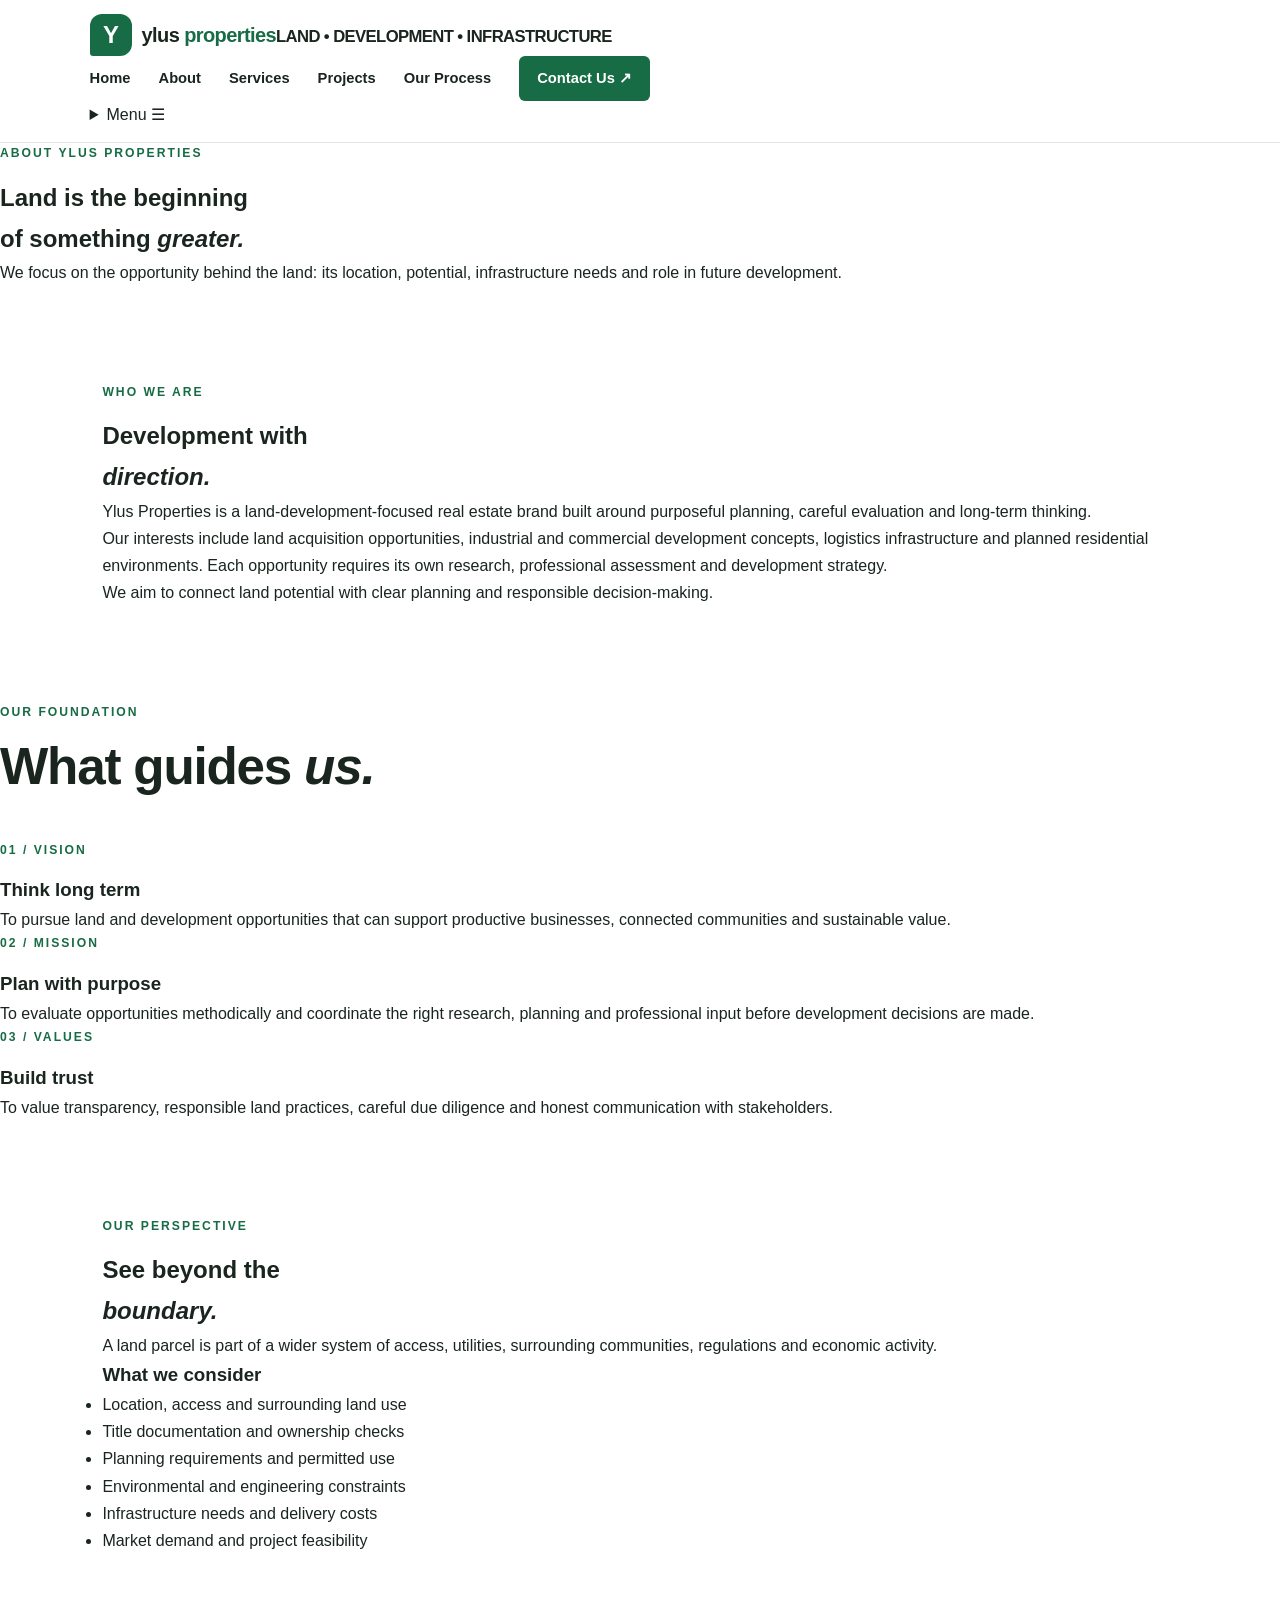
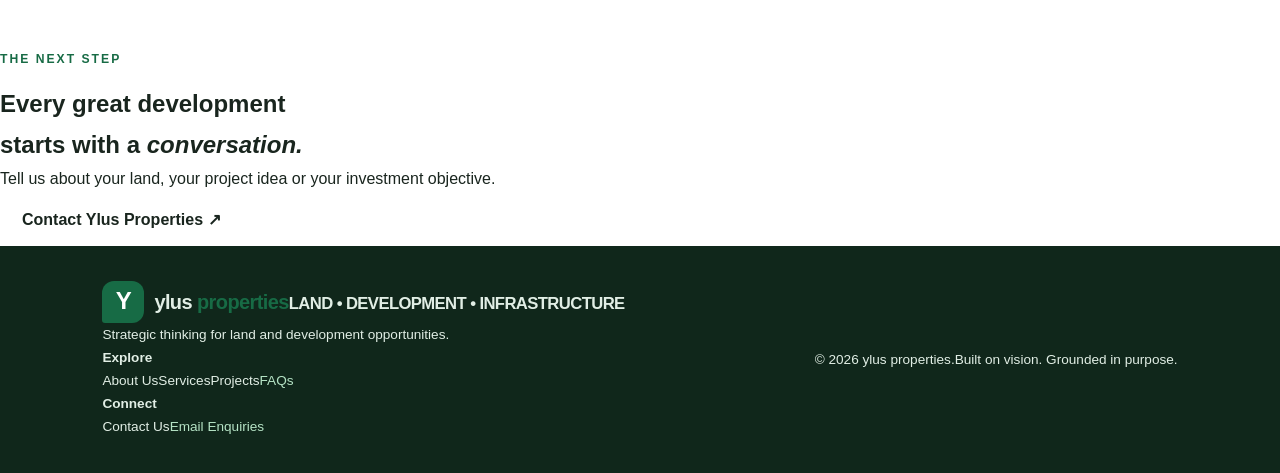
<file: about.html>
<!DOCTYPE html>
<html lang="en">
<head>
  <meta charset="UTF-8">
  <meta name="viewport" content="width=device-width, initial-scale=1">
  <title>About Us | ylus properties</title>
  <link rel="stylesheet" href="style.css">
</head>
<body>
<header class="site-header"><div class="container nav-wrap">
  <a class="brand" href="index.html"><span class="brand-mark">Y</span><span class="brand-name">ylus <strong>properties</strong><small>LAND • DEVELOPMENT • INFRASTRUCTURE</small></span></a>
  <nav class="desktop-nav"><a href="index.html">Home</a><a class="active" href="about.html">About</a><a href="services.html">Services</a><a href="projects.html">Projects</a><a href="process.html">Our Process</a><a class="nav-cta" href="contact.html">Contact Us ↗</a></nav>
  <details class="mobile-nav"><summary>Menu ☰</summary><div class="mobile-links"><a href="index.html">Home</a><a href="about.html">About</a><a href="services.html">Services</a><a href="projects.html">Projects</a><a href="process.html">Our Process</a><a href="faq.html">FAQs</a><a href="contact.html">Contact</a></div></details>
</div></header>

<main>
  <section class="page-hero"><div class="container"><p class="eyebrow">ABOUT YLUS PROPERTIES</p><h1>Land is the beginning<br>of something <em>greater.</em></h1><p>We focus on the opportunity behind the land: its location, potential, infrastructure needs and role in future development.</p></div></section>

  <section class="section"><div class="container content-grid">
    <div><p class="eyebrow">WHO WE ARE</p><h2>Development with<br><em>direction.</em></h2></div>
    <div class="content-copy"><p>Ylus Properties is a land-development-focused real estate brand built around purposeful planning, careful evaluation and long-term thinking.</p><p>Our interests include land acquisition opportunities, industrial and commercial development concepts, logistics infrastructure and planned residential environments. Each opportunity requires its own research, professional assessment and development strategy.</p><p>We aim to connect land potential with clear planning and responsible decision-making.</p></div>
  </div></section>

  <section class="section-soft"><div class="container">
    <div class="section-heading"><div><p class="eyebrow">OUR FOUNDATION</p><h2>What guides <em>us.</em></h2></div></div>
    <div class="inner-card-grid">
      <article class="inner-card"><p class="eyebrow">01 / VISION</p><h3>Think long term</h3><p>To pursue land and development opportunities that can support productive businesses, connected communities and sustainable value.</p></article>
      <article class="inner-card"><p class="eyebrow">02 / MISSION</p><h3>Plan with purpose</h3><p>To evaluate opportunities methodically and coordinate the right research, planning and professional input before development decisions are made.</p></article>
      <article class="inner-card"><p class="eyebrow">03 / VALUES</p><h3>Build trust</h3><p>To value transparency, responsible land practices, careful due diligence and honest communication with stakeholders.</p></article>
    </div>
  </div></section>

  <section class="section"><div class="container content-grid">
    <div><p class="eyebrow">OUR PERSPECTIVE</p><h2>See beyond the<br><em>boundary.</em></h2><p class="content-copy">A land parcel is part of a wider system of access, utilities, surrounding communities, regulations and economic activity.</p></div>
    <div class="content-card"><h3>What we consider</h3><ul><li>Location, access and surrounding land use</li><li>Title documentation and ownership checks</li><li>Planning requirements and permitted use</li><li>Environmental and engineering constraints</li><li>Infrastructure needs and delivery costs</li><li>Market demand and project feasibility</li></ul></div>
  </div></section>

  <section class="statement-section"><div class="container statement-inner"><p class="eyebrow">THE NEXT STEP</p><h2>Every great development<br>starts with a <em>conversation.</em></h2><p>Tell us about your land, your project idea or your investment objective.</p><a class="button button-light" href="contact.html">Contact Ylus Properties ↗</a></div></section>
</main>

<footer class="site-footer"><div class="container footer-grid"><div><a class="brand" href="index.html"><span class="brand-mark">Y</span><span class="brand-name">ylus <strong>properties</strong><small>LAND • DEVELOPMENT • INFRASTRUCTURE</small></span></a><p>Strategic thinking for land and development opportunities.</p></div><div><h4>Explore</h4><a href="about.html">About Us</a><a href="services.html">Services</a><a href="projects.html">Projects</a><a href="faq.html">FAQs</a></div><div><h4>Connect</h4><a href="contact.html">Contact Us</a><a href="mailto:hello@ylusproperties.com">Email Enquiries</a></div></div><div class="container footer-bottom"><span>© 2026 ylus properties.</span><span>Built on vision. Grounded in purpose.</span></div></footer>
</body>
</html>
</file>
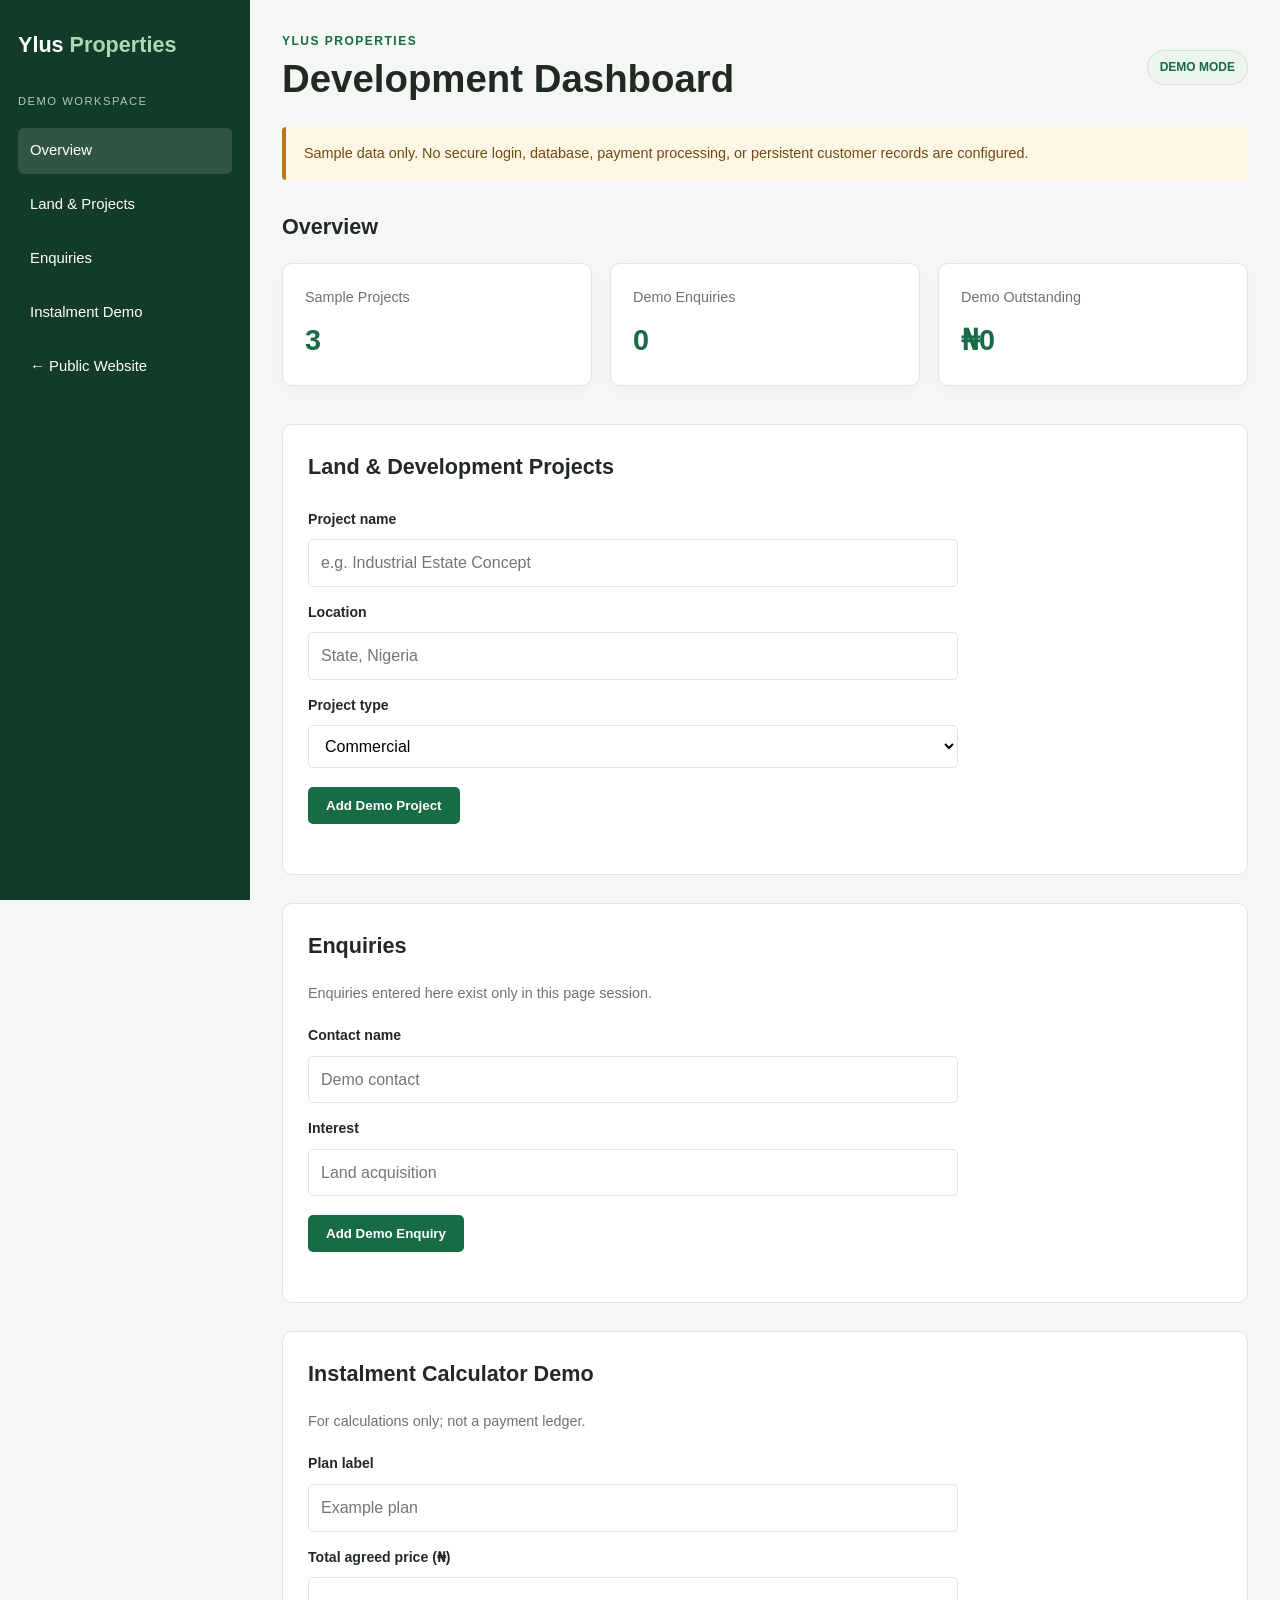
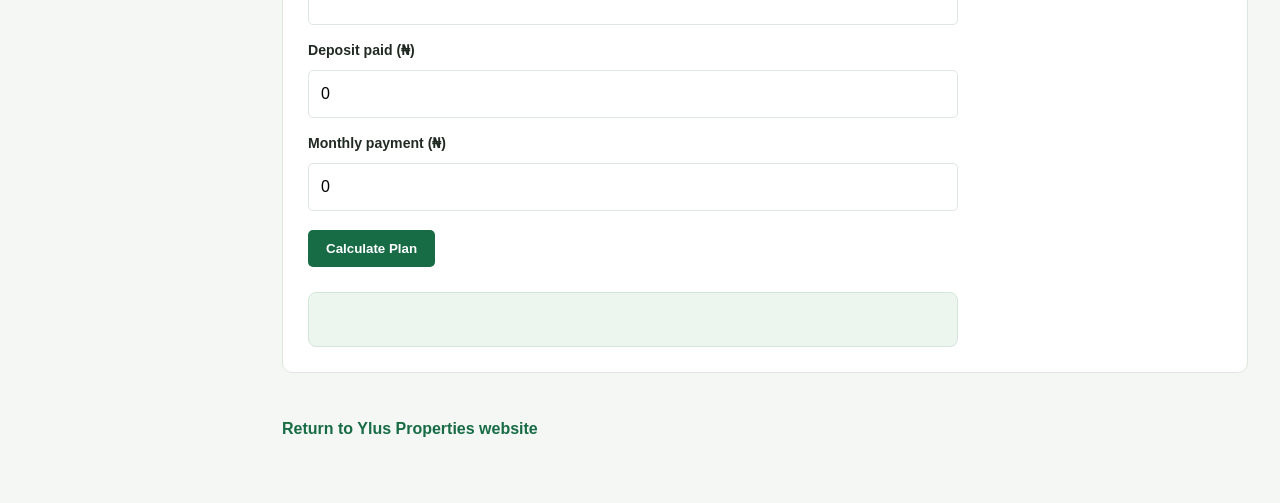
<file: admin.html>
<!DOCTYPE html>
<html lang="en">

<head>
    <meta charset="UTF-8">
    <meta name="viewport" content="width=device-width, initial-scale=1.0">
    <title>Ylus Properties | Demo Admin</title>
    <link rel="stylesheet" href="admin.css">
</head>

<body>
    <aside class="sidebar">
        <a class="admin-brand" href="index.html">Ylus <span>Properties</span></a>
        <p class="sidebar-label">DEMO WORKSPACE</p>
        <a class="active" href="#overview">Overview</a>
        <a href="#projects">Land & Projects</a>
        <a href="#enquiries">Enquiries</a>
        <a href="#instalments">Instalment Demo</a>
        <a href="index.html">← Public Website</a>
    </aside>

    <main class="admin-main">
        <header class="admin-header">
            <div>
                <p class="eyebrow">YLUS PROPERTIES</p>
                <h1>Development Dashboard</h1>
            </div>
            <span class="demo-label">DEMO MODE</span>
        </header>

        <p class="warning">
            Sample data only. No secure login, database, payment processing,
            or persistent customer records are configured.
        </p>

        <section id="overview">
            <h2>Overview</h2>
            <div class="stats-grid">
                <article class="stat-card">
                    <p>Sample Projects</p>
                    <h3 id="projectCount">3</h3>
                </article>
                <article class="stat-card">
                    <p>Demo Enquiries</p>
                    <h3 id="enquiryCount">0</h3>
                </article>
                <article class="stat-card">
                    <p>Demo Outstanding</p>
                    <h3 id="outstandingTotal">₦0</h3>
                </article>
            </div>
        </section>

        <section id="projects" class="admin-section">
            <h2>Land & Development Projects</h2>
            <form id="projectForm" class="admin-form">
                <label for="projectName">Project name</label>
                <input id="projectName" required placeholder="e.g. Industrial Estate Concept">

                <label for="projectLocation">Location</label>
                <input id="projectLocation" required placeholder="State, Nigeria">

                <label for="projectType">Project type</label>
                <select id="projectType">
                    <option value="Commercial">Commercial</option>
                    <option value="Industrial">Industrial</option>
                    <option value="Logistics">Logistics</option>
                    <option value="Residential">Residential</option>
                </select>

                <button type="submit">Add Demo Project</button>
            </form>
            <div id="projectList" class="table-wrap"></div>
        </section>

        <section id="enquiries" class="admin-section">
            <h2>Enquiries</h2>
            <p class="muted">Enquiries entered here exist only in this page session.</p>
            <form id="enquiryForm" class="admin-form">
                <label for="customerName">Contact name</label>
                <input id="customerName" required placeholder="Demo contact">

                <label for="customerInterest">Interest</label>
                <input id="customerInterest" required placeholder="Land acquisition">

                <button type="submit">Add Demo Enquiry</button>
            </form>
            <div id="enquiryList" class="table-wrap"></div>
        </section>

        <section id="instalments" class="admin-section">
            <h2>Instalment Calculator Demo</h2>
            <p class="muted">For calculations only; not a payment ledger.</p>
            <form id="instalmentForm" class="admin-form">
                <label for="planName">Plan label</label>
                <input id="planName" required placeholder="Example plan">

                <label for="totalPrice">Total agreed price (₦)</label>
                <input id="totalPrice" type="number" min="0" step="0.01" required>

                <label for="deposit">Deposit paid (₦)</label>
                <input id="deposit" type="number" min="0" step="0.01" value="0" required>

                <label for="monthlyPayment">Monthly payment (₦)</label>
                <input id="monthlyPayment" type="number" min="0" step="0.01" value="0" required>

                <button type="submit">Calculate Plan</button>
            </form>
            <div id="instalmentResult" class="result-panel" aria-live="polite"></div>
        </section>

        <footer class="admin-footer">
            <a href="index.html">Return to Ylus Properties website</a>
        </footer>
    </main>

</body>

</html>
</file>
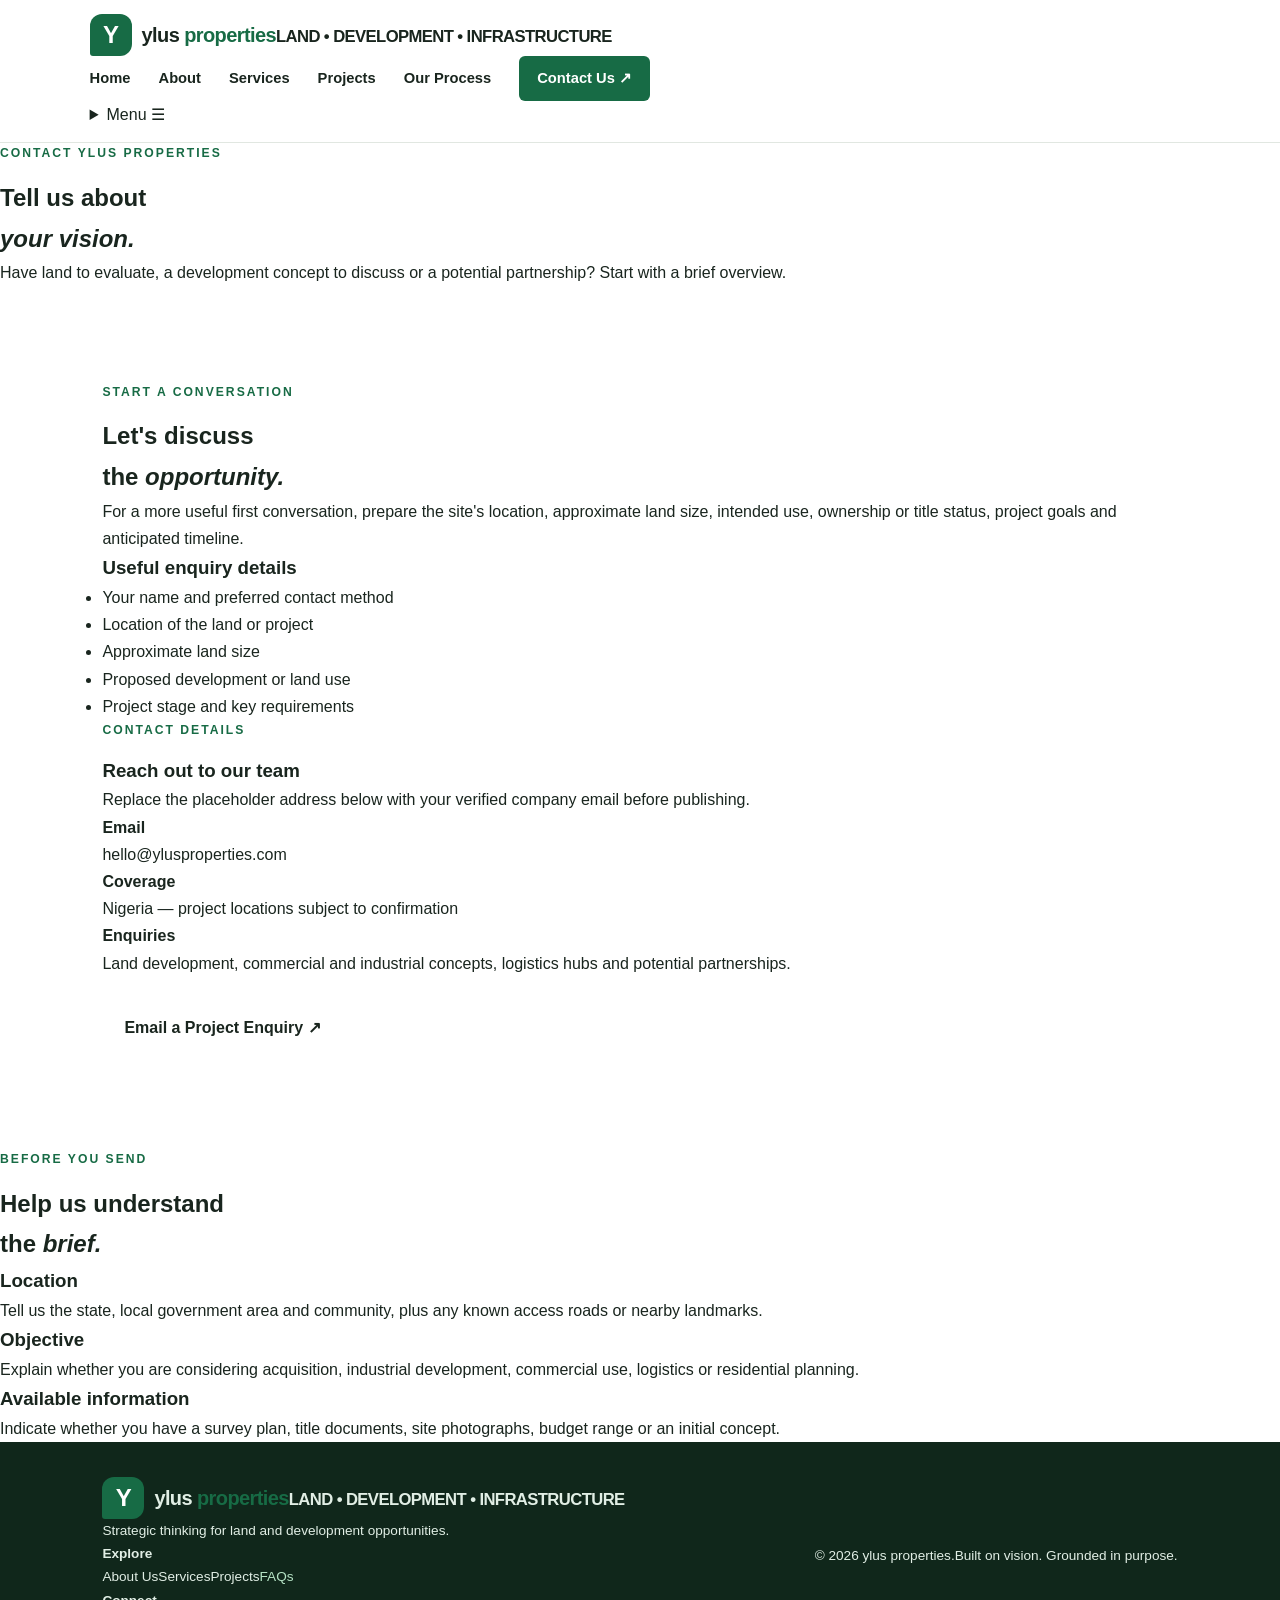
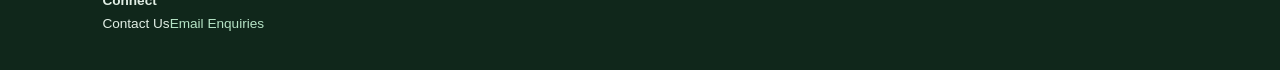
<file: contact.html>
<!DOCTYPE html>
<html lang="en">

<head>
    <meta charset="UTF-8">
    <meta name="viewport" content="width=device-width, initial-scale=1">
    <title>Contact Us | ylus properties</title>
    <link rel="stylesheet" href="style.css">
</head>

<body>
    <header class="site-header">
        <div class="container nav-wrap"><a class="brand" href="index.html"><span class="brand-mark">Y</span><span
                    class="brand-name">ylus <strong>properties</strong><small>LAND • DEVELOPMENT •
                        INFRASTRUCTURE</small></span></a>
            <nav class="desktop-nav"><a href="index.html">Home</a><a href="about.html">About</a><a
                    href="services.html">Services</a><a href="projects.html">Projects</a><a href="process.html">Our
                    Process</a><a class="nav-cta active" href="contact.html">Contact Us ↗</a></nav>
            <details class="mobile-nav">
                <summary>Menu ☰</summary>
                <div class="mobile-links"><a href="index.html">Home</a><a href="about.html">About</a><a
                        href="services.html">Services</a><a href="projects.html">Projects</a><a href="process.html">Our
                        Process</a><a href="faq.html">FAQs</a><a href="contact.html">Contact</a></div>
            </details>
        </div>
    </header>
    <main>
        <section class="page-hero">
            <div class="container">
                <p class="eyebrow">CONTACT YLUS PROPERTIES</p>
                <h1>Tell us about<br><em>your vision.</em></h1>
                <p>Have land to evaluate, a development concept to discuss or a potential partnership? Start with a
                    brief overview.</p>
            </div>
        </section>
        <section class="section">
            <div class="container content-grid">
                <div>
                    <p class="eyebrow">START A CONVERSATION</p>
                    <h2>Let's discuss<br>the <em>opportunity.</em></h2>
                    <p class="content-copy">For a more useful first conversation, prepare the site's location,
                        approximate land size, intended use, ownership or title status, project goals and anticipated
                        timeline.</p>
                    <div class="content-card">
                        <h3>Useful enquiry details</h3>
                        <ul>
                            <li>Your name and preferred contact method</li>
                            <li>Location of the land or project</li>
                            <li>Approximate land size</li>
                            <li>Proposed development or land use</li>
                            <li>Project stage and key requirements</li>
                        </ul>
                    </div>
                </div>
                <div class="content-card">
                    <p class="eyebrow">CONTACT DETAILS</p>
                    <h3>Reach out to our team</h3>
                    <p>Replace the placeholder address below with your verified company email before publishing.</p>
                    <div class="contact-details">
                        <div><strong>Email</strong><br><a
                                href="mailto:hello@ylusproperties.com">hello@ylusproperties.com</a></div>
                        <div><strong>Coverage</strong><br><span>Nigeria — project locations subject to
                                confirmation</span></div>
                        <div><strong>Enquiries</strong><br><span>Land development, commercial and industrial concepts,
                                logistics hubs and potential partnerships.</span></div>
                    </div>
                    <p style="margin-top:24px"><a class="button button-green"
                            href="mailto:hello@ylusproperties.com?subject=Ylus%20Properties%20Project%20Enquiry">Email a
                            Project Enquiry ↗</a></p>
                </div>
            </div>
        </section>
        <section class="section-soft">
            <div class="container">
                <p class="eyebrow">BEFORE YOU SEND</p>
                <h2>Help us understand<br>the <em>brief.</em></h2>
                <div class="inner-card-grid">
                    <article class="inner-card">
                        <h3>Location</h3>
                        <p>Tell us the state, local government area and community, plus any known access roads or nearby
                            landmarks.</p>
                    </article>
                    <article class="inner-card">
                        <h3>Objective</h3>
                        <p>Explain whether you are considering acquisition, industrial development, commercial use,
                            logistics or residential planning.</p>
                    </article>
                    <article class="inner-card">
                        <h3>Available information</h3>
                        <p>Indicate whether you have a survey plan, title documents, site photographs, budget range or
                            an initial concept.</p>
                    </article>
                </div>
            </div>
        </section>
    </main>
    <footer class="site-footer">
        <div class="container footer-grid">
            <div><a class="brand" href="index.html"><span class="brand-mark">Y</span><span class="brand-name">ylus
                        <strong>properties</strong><small>LAND • DEVELOPMENT • INFRASTRUCTURE</small></span></a>
                <p>Strategic thinking for land and development opportunities.</p>
            </div>
            <div>
                <h4>Explore</h4><a href="about.html">About Us</a><a href="services.html">Services</a><a
                    href="projects.html">Projects</a><a href="faq.html">FAQs</a>
            </div>
            <div>
                <h4>Connect</h4><a href="contact.html">Contact Us</a><a href="mailto:hello@ylusproperties.com">Email
                    Enquiries</a>
            </div>
        </div>
        <div class="container footer-bottom"><span>© 2026 ylus properties.</span><span>Built on vision. Grounded in
                purpose.</span></div>
    </footer>
</body>

</html>
</file>
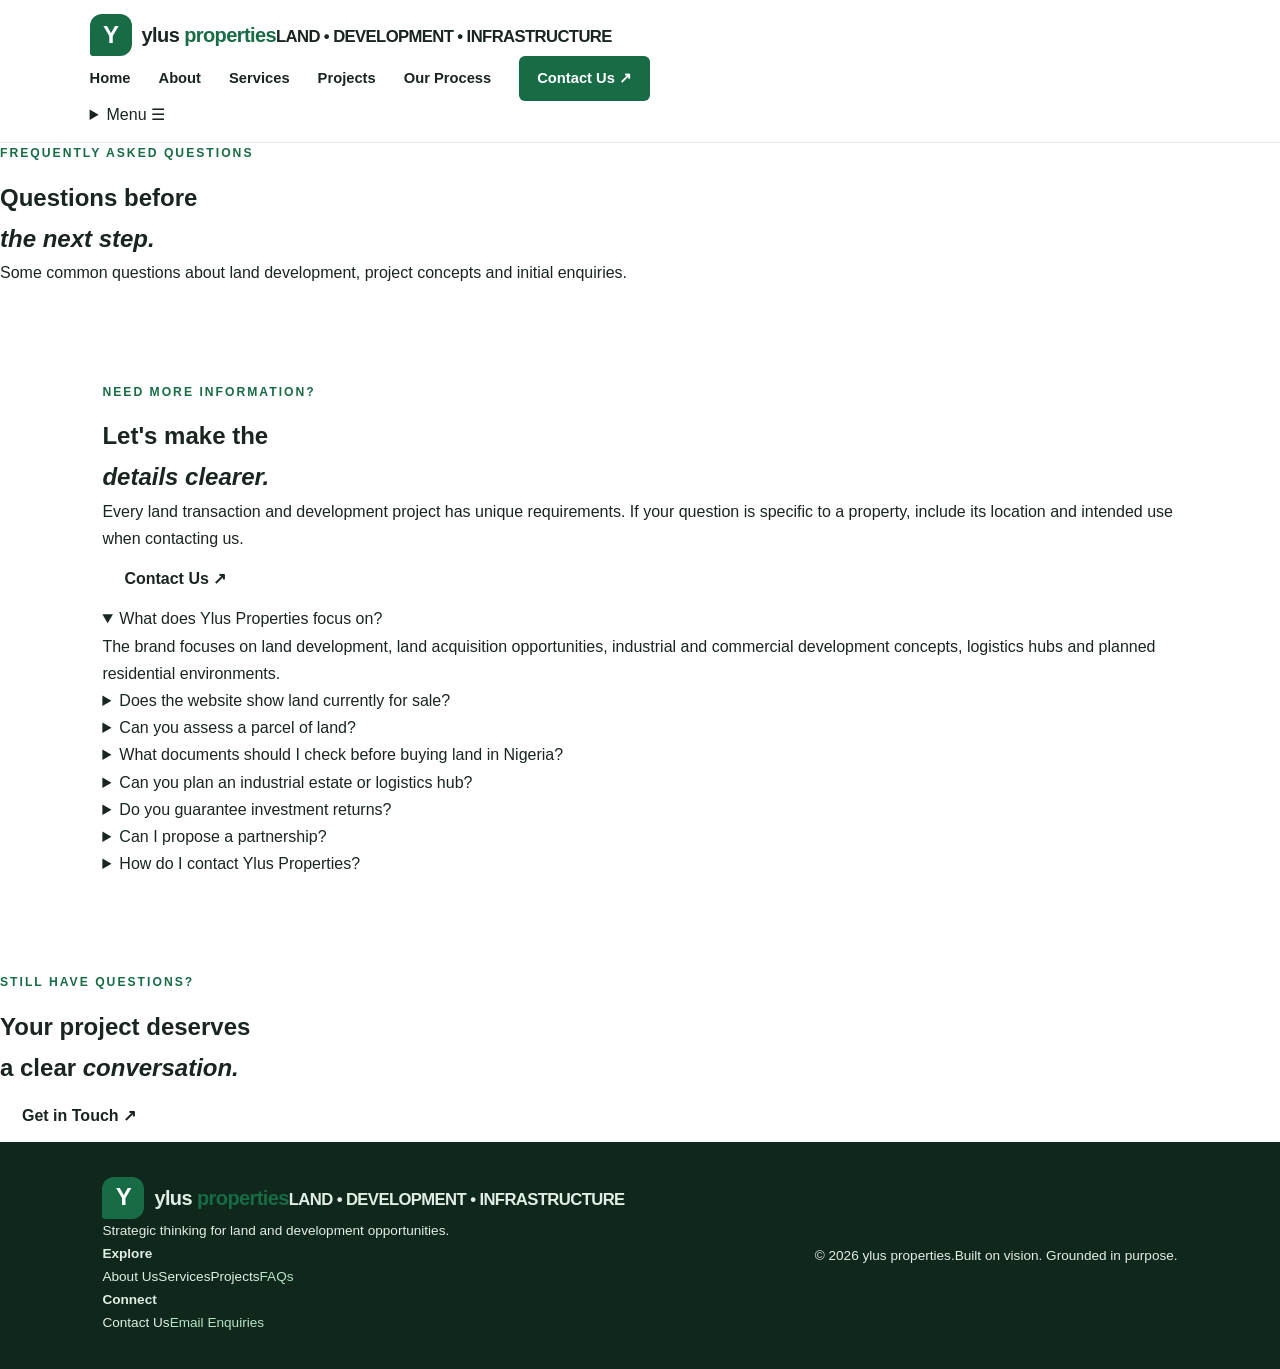
<file: faq.html>
<!DOCTYPE html>
<html lang="en">

<head>
    <meta charset="UTF-8">
    <meta name="viewport" content="width=device-width, initial-scale=1">
    <title>FAQs | ylus properties</title>
    <link rel="stylesheet" href="style.css">
</head>

<body>
    <header class="site-header">
        <div class="container nav-wrap"><a class="brand" href="index.html"><span class="brand-mark">Y</span><span
                    class="brand-name">ylus <strong>properties</strong><small>LAND • DEVELOPMENT •
                        INFRASTRUCTURE</small></span></a>
            <nav class="desktop-nav"><a href="index.html">Home</a><a href="about.html">About</a><a
                    href="services.html">Services</a><a href="projects.html">Projects</a><a href="process.html">Our
                    Process</a><a class="nav-cta" href="contact.html">Contact Us ↗</a></nav>
            <details class="mobile-nav">
                <summary>Menu ☰</summary>
                <div class="mobile-links"><a href="index.html">Home</a><a href="about.html">About</a><a
                        href="services.html">Services</a><a href="projects.html">Projects</a><a href="process.html">Our
                        Process</a><a href="faq.html">FAQs</a><a href="contact.html">Contact</a></div>
            </details>
        </div>
    </header>
    <main>
        <section class="page-hero">
            <div class="container">
                <p class="eyebrow">FREQUENTLY ASKED QUESTIONS</p>
                <h1>Questions before<br><em>the next step.</em></h1>
                <p>Some common questions about land development, project concepts and initial enquiries.</p>
            </div>
        </section>
        <section class="section">
            <div class="container content-grid">
                <div>
                    <p class="eyebrow">NEED MORE INFORMATION?</p>
                    <h2>Let's make the<br><em>details clearer.</em></h2>
                    <p class="content-copy">Every land transaction and development project has unique requirements. If
                        your question is specific to a property, include its location and intended use when contacting
                        us.</p><a class="button button-green" href="contact.html">Contact Us ↗</a>
                </div>
                <div class="faq-list">
                    <details open>
                        <summary>What does Ylus Properties focus on?</summary>
                        <p>The brand focuses on land development, land acquisition opportunities, industrial and
                            commercial development concepts, logistics hubs and planned residential environments.</p>
                    </details>
                    <details>
                        <summary>Does the website show land currently for sale?</summary>
                        <p>No. The project pages are illustrative concepts, not confirmed listings. Contact the company
                            directly to discuss any real opportunities and request appropriate supporting documents.</p>
                    </details>
                    <details>
                        <summary>Can you assess a parcel of land?</summary>
                        <p>You can submit the location, approximate land size, intended use and any available survey or
                            title information for an initial discussion. Formal assessments may require qualified legal,
                            surveying, engineering and planning professionals.</p>
                    </details>
                    <details>
                        <summary>What documents should I check before buying land in Nigeria?</summary>
                        <p>Requirements vary by location and transaction. Ask a qualified property lawyer to review the
                            title and ownership history, and have a licensed surveyor verify the survey and site
                            boundaries. Confirm applicable planning and government requirements independently.</p>
                    </details>
                    <details>
                        <summary>Can you plan an industrial estate or logistics hub?</summary>
                        <p>The website describes these as development focus areas. The scope, technical services,
                            professional appointments and feasibility of any actual engagement must be agreed for the
                            specific project.</p>
                    </details>
                    <details>
                        <summary>Do you guarantee investment returns?</summary>
                        <p>No. Property and development investments carry risks. Returns depend on factors such as
                            location, demand, approvals, costs, funding, timing and execution. Independent feasibility
                            and financial advice are important.</p>
                    </details>
                    <details>
                        <summary>Can I propose a partnership?</summary>
                        <p>You can send an enquiry outlining the project location, ownership status, proposed
                            development, potential partners and the type of collaboration you have in mind.</p>
                    </details>
                    <details>
                        <summary>How do I contact Ylus Properties?</summary>
                        <p>Use the contact page to find the configured email link and submit the relevant project
                            details. Replace the placeholder email with a verified company address before publishing the
                            site.</p>
                    </details>
                </div>
            </div>
        </section>
        <section class="statement-section">
            <div class="container statement-inner">
                <p class="eyebrow">STILL HAVE QUESTIONS?</p>
                <h2>Your project deserves<br>a clear <em>conversation.</em></h2><a class="button button-light"
                    href="contact.html">Get in Touch ↗</a>
            </div>
        </section>
    </main>
    <footer class="site-footer">
        <div class="container footer-grid">
            <div><a class="brand" href="index.html"><span class="brand-mark">Y</span><span class="brand-name">ylus
                        <strong>properties</strong><small>LAND • DEVELOPMENT • INFRASTRUCTURE</small></span></a>
                <p>Strategic thinking for land and development opportunities.</p>
            </div>
            <div>
                <h4>Explore</h4><a href="about.html">About Us</a><a href="services.html">Services</a><a
                    href="projects.html">Projects</a><a href="faq.html">FAQs</a>
            </div>
            <div>
                <h4>Connect</h4><a href="contact.html">Contact Us</a><a href="mailto:hello@ylusproperties.com">Email
                    Enquiries</a>
            </div>
        </div>
        <div class="container footer-bottom"><span>© 2026 ylus properties.</span><span>Built on vision. Grounded in
                purpose.</span></div>
    </footer>
</body>

</html>
</file>
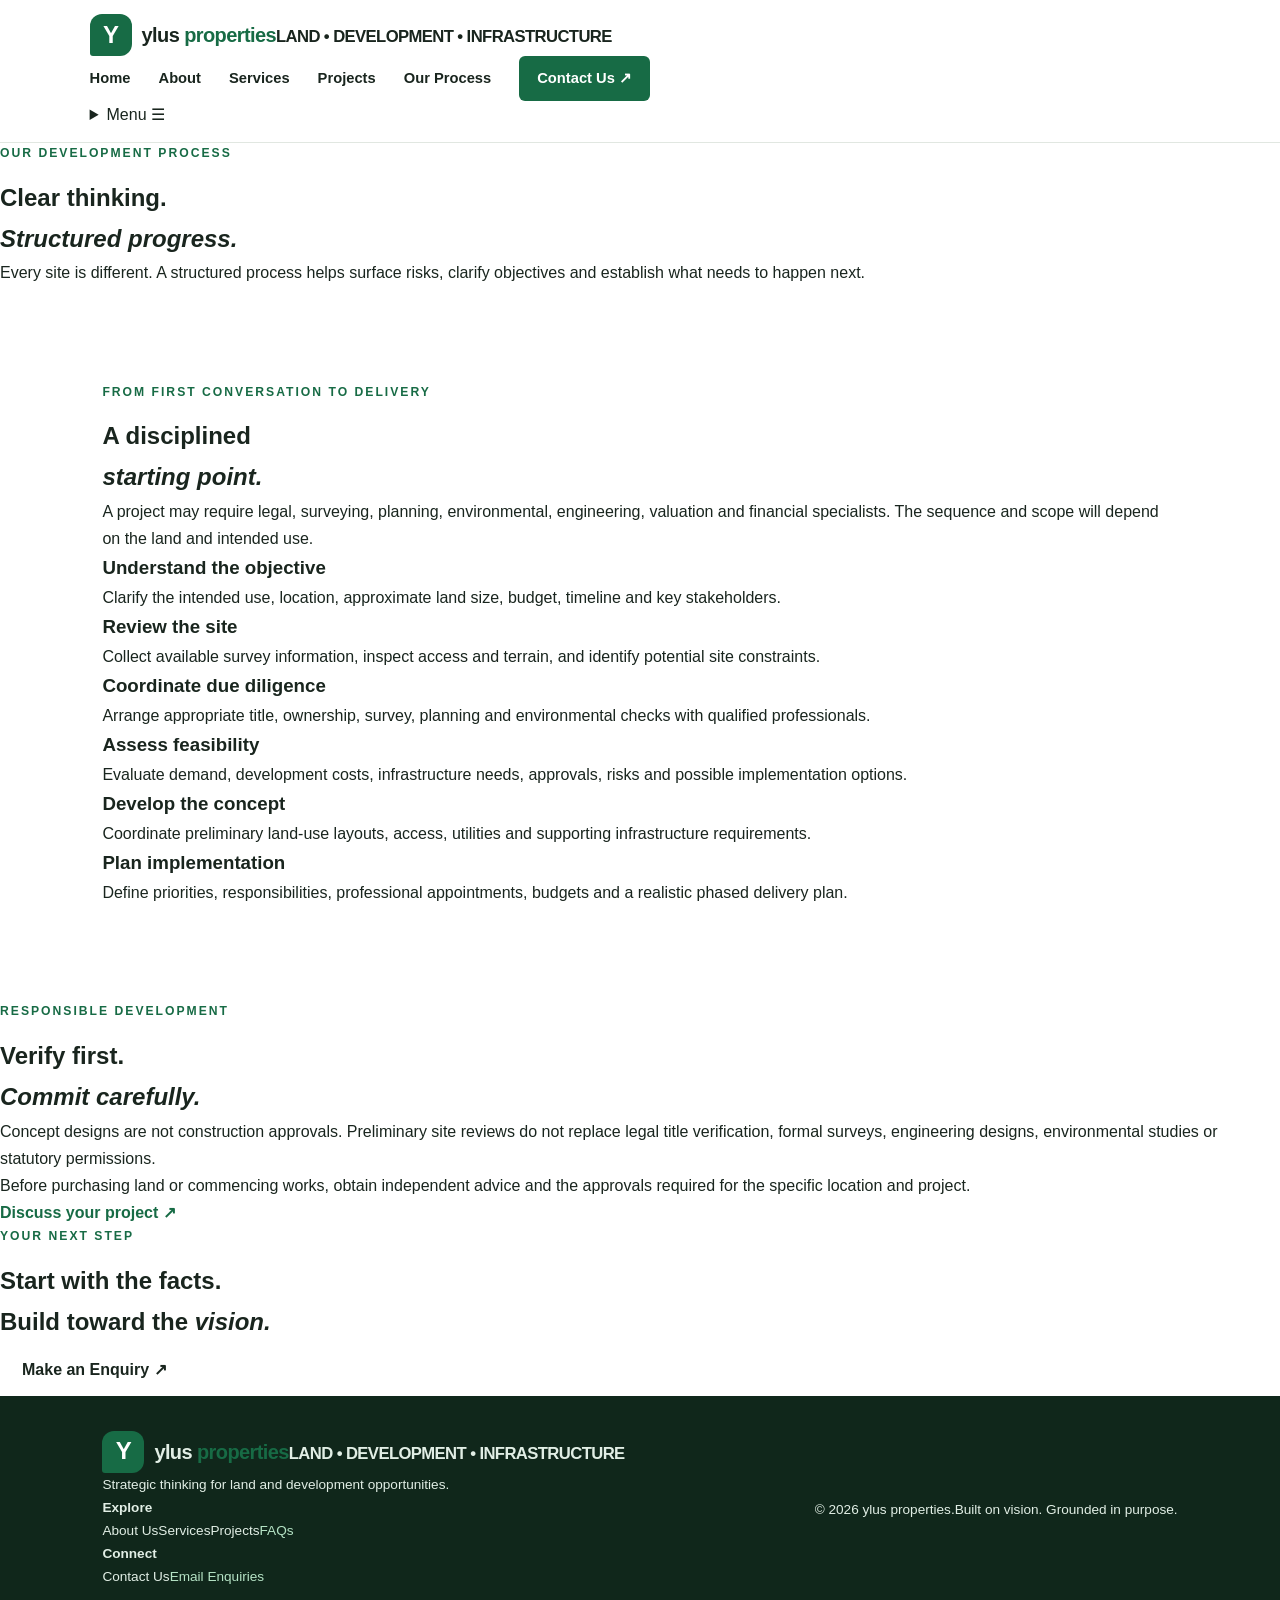
<file: process.html>
<!DOCTYPE html>
<html lang="en">
<head><meta charset="UTF-8"><meta name="viewport" content="width=device-width, initial-scale=1"><title>Our Process | ylus properties</title><link rel="stylesheet" href="style.css"></head>
<body>
<header class="site-header"><div class="container nav-wrap"><a class="brand" href="index.html"><span class="brand-mark">Y</span><span class="brand-name">ylus <strong>properties</strong><small>LAND • DEVELOPMENT • INFRASTRUCTURE</small></span></a><nav class="desktop-nav"><a href="index.html">Home</a><a href="about.html">About</a><a href="services.html">Services</a><a href="projects.html">Projects</a><a class="active" href="process.html">Our Process</a><a class="nav-cta" href="contact.html">Contact Us ↗</a></nav><details class="mobile-nav"><summary>Menu ☰</summary><div class="mobile-links"><a href="index.html">Home</a><a href="about.html">About</a><a href="services.html">Services</a><a href="projects.html">Projects</a><a href="process.html">Our Process</a><a href="faq.html">FAQs</a><a href="contact.html">Contact</a></div></details></div></header>
<main>
<section class="page-hero"><div class="container"><p class="eyebrow">OUR DEVELOPMENT PROCESS</p><h1>Clear thinking.<br><em>Structured progress.</em></h1><p>Every site is different. A structured process helps surface risks, clarify objectives and establish what needs to happen next.</p></div></section>
<section class="section"><div class="container content-grid">
<div><p class="eyebrow">FROM FIRST CONVERSATION TO DELIVERY</p><h2>A disciplined<br><em>starting point.</em></h2><p class="content-copy">A project may require legal, surveying, planning, environmental, engineering, valuation and financial specialists. The sequence and scope will depend on the land and intended use.</p></div>
<div class="steps">
  <article class="step"><h3>Understand the objective</h3><p class="content-copy">Clarify the intended use, location, approximate land size, budget, timeline and key stakeholders.</p></article>
  <article class="step"><h3>Review the site</h3><p class="content-copy">Collect available survey information, inspect access and terrain, and identify potential site constraints.</p></article>
  <article class="step"><h3>Coordinate due diligence</h3><p class="content-copy">Arrange appropriate title, ownership, survey, planning and environmental checks with qualified professionals.</p></article>
  <article class="step"><h3>Assess feasibility</h3><p class="content-copy">Evaluate demand, development costs, infrastructure needs, approvals, risks and possible implementation options.</p></article>
  <article class="step"><h3>Develop the concept</h3><p class="content-copy">Coordinate preliminary land-use layouts, access, utilities and supporting infrastructure requirements.</p></article>
  <article class="step"><h3>Plan implementation</h3><p class="content-copy">Define priorities, responsibilities, professional appointments, budgets and a realistic phased delivery plan.</p></article>
</div>
</div></section>
<section class="section-soft"><div class="container content-grid"><div><p class="eyebrow">RESPONSIBLE DEVELOPMENT</p><h2>Verify first.<br><em>Commit carefully.</em></h2></div><div class="content-copy"><p>Concept designs are not construction approvals. Preliminary site reviews do not replace legal title verification, formal surveys, engineering designs, environmental studies or statutory permissions.</p><p>Before purchasing land or commencing works, obtain independent advice and the approvals required for the specific location and project.</p><a class="text-link" href="contact.html">Discuss your project ↗</a></div></div></section>
<section class="statement-section"><div class="container statement-inner"><p class="eyebrow">YOUR NEXT STEP</p><h2>Start with the facts.<br>Build toward the <em>vision.</em></h2><a class="button button-light" href="contact.html">Make an Enquiry ↗</a></div></section>
</main>
<footer class="site-footer"><div class="container footer-grid"><div><a class="brand" href="index.html"><span class="brand-mark">Y</span><span class="brand-name">ylus <strong>properties</strong><small>LAND • DEVELOPMENT • INFRASTRUCTURE</small></span></a><p>Strategic thinking for land and development opportunities.</p></div><div><h4>Explore</h4><a href="about.html">About Us</a><a href="services.html">Services</a><a href="projects.html">Projects</a><a href="faq.html">FAQs</a></div><div><h4>Connect</h4><a href="contact.html">Contact Us</a><a href="mailto:hello@ylusproperties.com">Email Enquiries</a></div></div><div class="container footer-bottom"><span>© 2026 ylus properties.</span><span>Built on vision. Grounded in purpose.</span></div></footer>
</body></html>
</file>
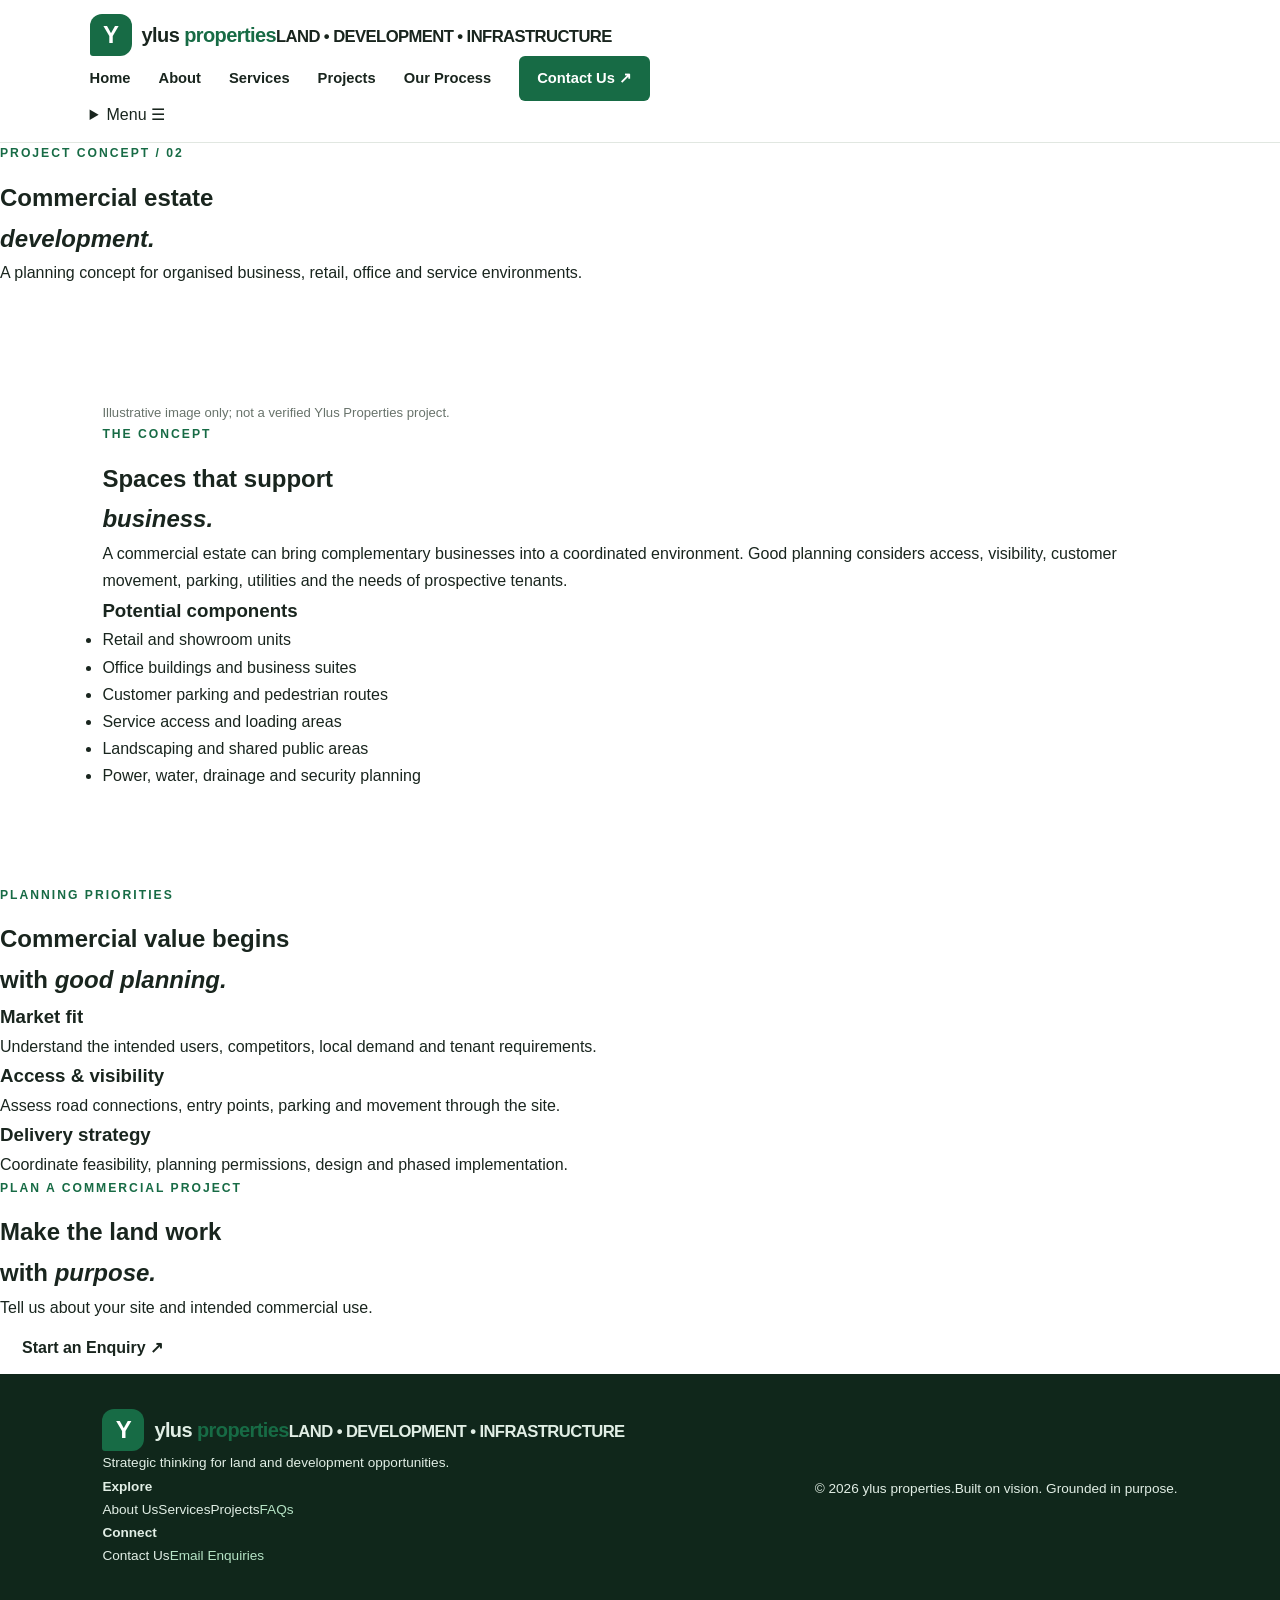
<file: project-commercial.html>
<!DOCTYPE html>
<html lang="en">
<head><meta charset="UTF-8"><meta name="viewport" content="width=device-width, initial-scale=1"><title>Commercial Development | ylus properties</title><link rel="stylesheet" href="style.css"></head>
<body>
<header class="site-header"><div class="container nav-wrap"><a class="brand" href="index.html"><span class="brand-mark">Y</span><span class="brand-name">ylus <strong>properties</strong><small>LAND • DEVELOPMENT • INFRASTRUCTURE</small></span></a><nav class="desktop-nav"><a href="index.html">Home</a><a href="about.html">About</a><a href="services.html">Services</a><a class="active" href="projects.html">Projects</a><a href="process.html">Our Process</a><a class="nav-cta" href="contact.html">Contact Us ↗</a></nav><details class="mobile-nav"><summary>Menu ☰</summary><div class="mobile-links"><a href="index.html">Home</a><a href="about.html">About</a><a href="services.html">Services</a><a href="projects.html">Projects</a><a href="process.html">Our Process</a><a href="faq.html">FAQs</a><a href="contact.html">Contact</a></div></details></div></header>
<main>
<section class="page-hero"><div class="container"><p class="eyebrow">PROJECT CONCEPT / 02</p><h1>Commercial estate<br><em>development.</em></h1><p>A planning concept for organised business, retail, office and service environments.</p></div></section>
<section class="section"><div class="container content-grid"><div><div class="project-detail-image commercial-image"></div><p class="disclaimer">Illustrative image only; not a verified Ylus Properties project.</p></div><div><p class="eyebrow">THE CONCEPT</p><h2>Spaces that support<br><em>business.</em></h2><p class="content-copy">A commercial estate can bring complementary businesses into a coordinated environment. Good planning considers access, visibility, customer movement, parking, utilities and the needs of prospective tenants.</p><div class="content-card"><h3>Potential components</h3><ul><li>Retail and showroom units</li><li>Office buildings and business suites</li><li>Customer parking and pedestrian routes</li><li>Service access and loading areas</li><li>Landscaping and shared public areas</li><li>Power, water, drainage and security planning</li></ul></div></div></div></section>
<section class="section-soft"><div class="container"><p class="eyebrow">PLANNING PRIORITIES</p><h2>Commercial value begins<br>with <em>good planning.</em></h2><div class="inner-card-grid"><article class="inner-card"><h3>Market fit</h3><p>Understand the intended users, competitors, local demand and tenant requirements.</p></article><article class="inner-card"><h3>Access & visibility</h3><p>Assess road connections, entry points, parking and movement through the site.</p></article><article class="inner-card"><h3>Delivery strategy</h3><p>Coordinate feasibility, planning permissions, design and phased implementation.</p></article></div></div></section>
<section class="statement-section"><div class="container statement-inner"><p class="eyebrow">PLAN A COMMERCIAL PROJECT</p><h2>Make the land work<br>with <em>purpose.</em></h2><p>Tell us about your site and intended commercial use.</p><a class="button button-light" href="contact.html">Start an Enquiry ↗</a></div></section>
</main>
<footer class="site-footer"><div class="container footer-grid"><div><a class="brand" href="index.html"><span class="brand-mark">Y</span><span class="brand-name">ylus <strong>properties</strong><small>LAND • DEVELOPMENT • INFRASTRUCTURE</small></span></a><p>Strategic thinking for land and development opportunities.</p></div><div><h4>Explore</h4><a href="about.html">About Us</a><a href="services.html">Services</a><a href="projects.html">Projects</a><a href="faq.html">FAQs</a></div><div><h4>Connect</h4><a href="contact.html">Contact Us</a><a href="mailto:hello@ylusproperties.com">Email Enquiries</a></div></div><div class="container footer-bottom"><span>© 2026 ylus properties.</span><span>Built on vision. Grounded in purpose.</span></div></footer>
</body></html>
</file>
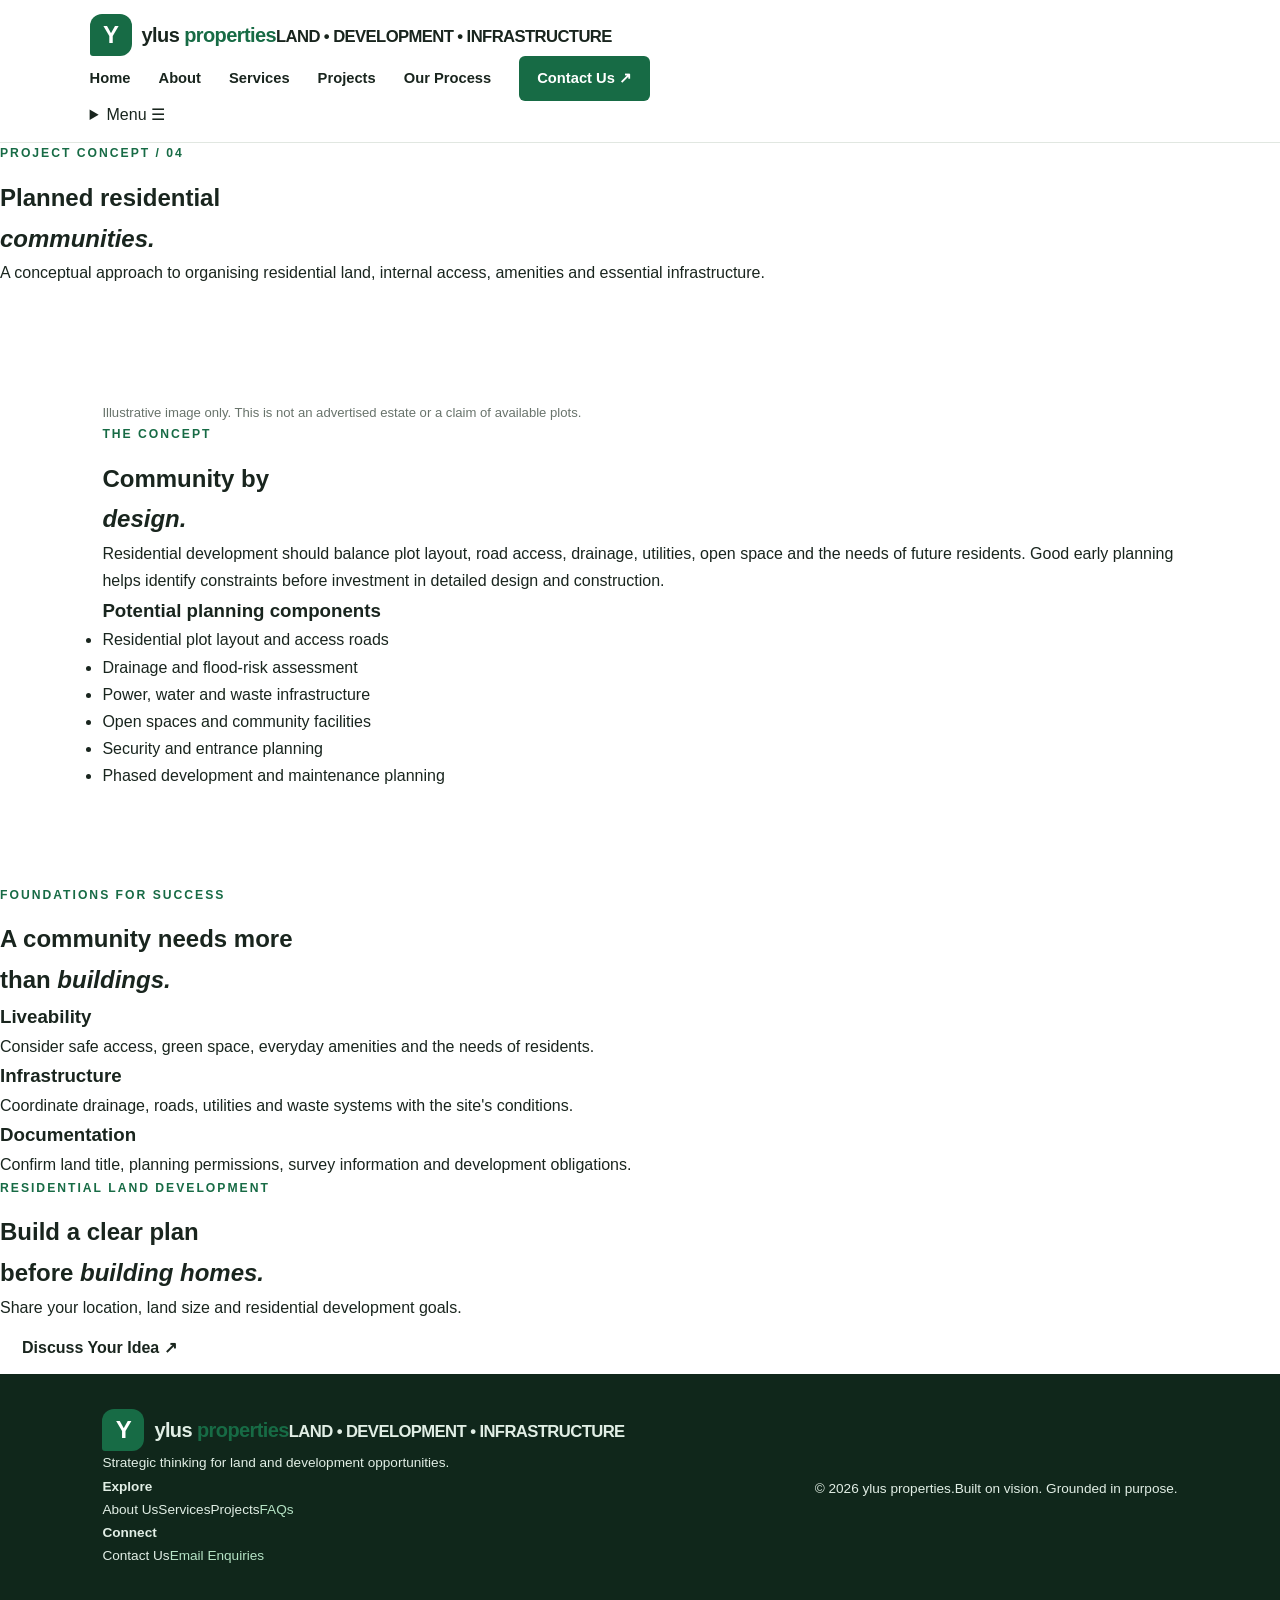
<file: project-estate.html>
<!DOCTYPE html>
<html lang="en">
<head><meta charset="UTF-8"><meta name="viewport" content="width=device-width, initial-scale=1"><title>Residential Estate Concepts | ylus properties</title><link rel="stylesheet" href="style.css"></head>
<body>
<header class="site-header"><div class="container nav-wrap"><a class="brand" href="index.html"><span class="brand-mark">Y</span><span class="brand-name">ylus <strong>properties</strong><small>LAND • DEVELOPMENT • INFRASTRUCTURE</small></span></a><nav class="desktop-nav"><a href="index.html">Home</a><a href="about.html">About</a><a href="services.html">Services</a><a class="active" href="projects.html">Projects</a><a href="process.html">Our Process</a><a class="nav-cta" href="contact.html">Contact Us ↗</a></nav><details class="mobile-nav"><summary>Menu ☰</summary><div class="mobile-links"><a href="index.html">Home</a><a href="about.html">About</a><a href="services.html">Services</a><a href="projects.html">Projects</a><a href="process.html">Our Process</a><a href="faq.html">FAQs</a><a href="contact.html">Contact</a></div></details></div></header>
<main>
<section class="page-hero"><div class="container"><p class="eyebrow">PROJECT CONCEPT / 04</p><h1>Planned residential<br><em>communities.</em></h1><p>A conceptual approach to organising residential land, internal access, amenities and essential infrastructure.</p></div></section>
<section class="section"><div class="container content-grid"><div><div class="project-detail-image estate-image"></div><p class="disclaimer">Illustrative image only. This is not an advertised estate or a claim of available plots.</p></div><div><p class="eyebrow">THE CONCEPT</p><h2>Community by<br><em>design.</em></h2><p class="content-copy">Residential development should balance plot layout, road access, drainage, utilities, open space and the needs of future residents. Good early planning helps identify constraints before investment in detailed design and construction.</p><div class="content-card"><h3>Potential planning components</h3><ul><li>Residential plot layout and access roads</li><li>Drainage and flood-risk assessment</li><li>Power, water and waste infrastructure</li><li>Open spaces and community facilities</li><li>Security and entrance planning</li><li>Phased development and maintenance planning</li></ul></div></div></div></section>
<section class="section-soft"><div class="container"><p class="eyebrow">FOUNDATIONS FOR SUCCESS</p><h2>A community needs more<br>than <em>buildings.</em></h2><div class="inner-card-grid"><article class="inner-card"><h3>Liveability</h3><p>Consider safe access, green space, everyday amenities and the needs of residents.</p></article><article class="inner-card"><h3>Infrastructure</h3><p>Coordinate drainage, roads, utilities and waste systems with the site's conditions.</p></article><article class="inner-card"><h3>Documentation</h3><p>Confirm land title, planning permissions, survey information and development obligations.</p></article></div></div></section>
<section class="statement-section"><div class="container statement-inner"><p class="eyebrow">RESIDENTIAL LAND DEVELOPMENT</p><h2>Build a clear plan<br>before <em>building homes.</em></h2><p>Share your location, land size and residential development goals.</p><a class="button button-light" href="contact.html">Discuss Your Idea ↗</a></div></section>
</main>
<footer class="site-footer"><div class="container footer-grid"><div><a class="brand" href="index.html"><span class="brand-mark">Y</span><span class="brand-name">ylus <strong>properties</strong><small>LAND • DEVELOPMENT • INFRASTRUCTURE</small></span></a><p>Strategic thinking for land and development opportunities.</p></div><div><h4>Explore</h4><a href="about.html">About Us</a><a href="services.html">Services</a><a href="projects.html">Projects</a><a href="faq.html">FAQs</a></div><div><h4>Connect</h4><a href="contact.html">Contact Us</a><a href="mailto:hello@ylusproperties.com">Email Enquiries</a></div></div><div class="container footer-bottom"><span>© 2026 ylus properties.</span><span>Built on vision. Grounded in purpose.</span></div></footer>
</body></html>
</file>
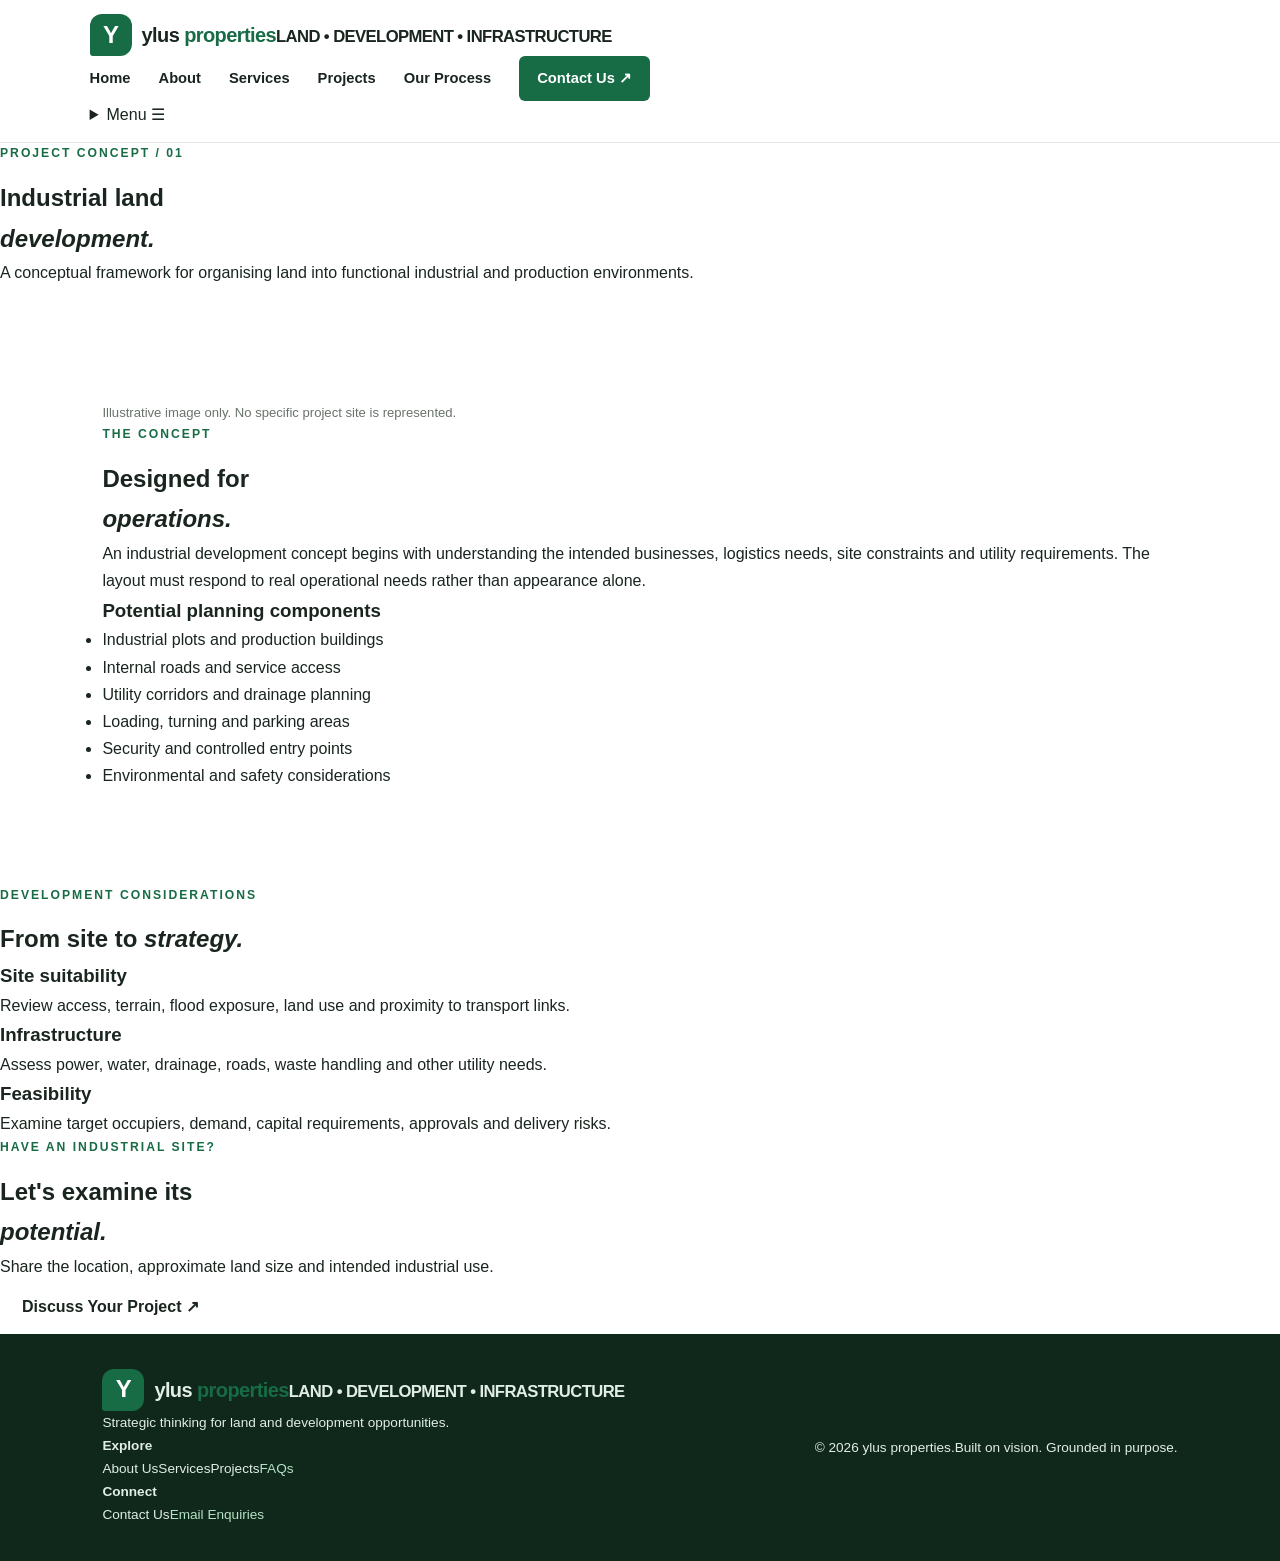
<file: project-industrial.html>
<!DOCTYPE html>
<html lang="en">
<head>
  <meta charset="UTF-8">
  <meta name="viewport" content="width=device-width, initial-scale=1">
  <title>Industrial Development | ylus properties</title>
  <link rel="stylesheet" href="style.css">
</head>
<body>
<header class="site-header"><div class="container nav-wrap">
<a class="brand" href="index.html"><span class="brand-mark">Y</span><span class="brand-name">ylus <strong>properties</strong><small>LAND • DEVELOPMENT • INFRASTRUCTURE</small></span></a>
<nav class="desktop-nav"><a href="index.html">Home</a><a href="about.html">About</a><a href="services.html">Services</a><a class="active" href="projects.html">Projects</a><a href="process.html">Our Process</a><a class="nav-cta" href="contact.html">Contact Us ↗</a></nav>
<details class="mobile-nav"><summary>Menu ☰</summary><div class="mobile-links"><a href="index.html">Home</a><a href="about.html">About</a><a href="services.html">Services</a><a href="projects.html">Projects</a><a href="process.html">Our Process</a><a href="faq.html">FAQs</a><a href="contact.html">Contact</a></div></details>
</div></header>
<main>
<section class="page-hero"><div class="container"><p class="eyebrow">PROJECT CONCEPT / 01</p><h1>Industrial land<br><em>development.</em></h1><p>A conceptual framework for organising land into functional industrial and production environments.</p></div></section>
<section class="section"><div class="container content-grid">
<div><div class="project-detail-image industrial-image"></div><p class="disclaimer">Illustrative image only. No specific project site is represented.</p></div>
<div><p class="eyebrow">THE CONCEPT</p><h2>Designed for<br><em>operations.</em></h2><p class="content-copy">An industrial development concept begins with understanding the intended businesses, logistics needs, site constraints and utility requirements. The layout must respond to real operational needs rather than appearance alone.</p><div class="content-card"><h3>Potential planning components</h3><ul><li>Industrial plots and production buildings</li><li>Internal roads and service access</li><li>Utility corridors and drainage planning</li><li>Loading, turning and parking areas</li><li>Security and controlled entry points</li><li>Environmental and safety considerations</li></ul></div></div>
</div></section>
<section class="section-soft"><div class="container"><p class="eyebrow">DEVELOPMENT CONSIDERATIONS</p><h2>From site to <em>strategy.</em></h2><div class="inner-card-grid">
<article class="inner-card"><h3>Site suitability</h3><p>Review access, terrain, flood exposure, land use and proximity to transport links.</p></article>
<article class="inner-card"><h3>Infrastructure</h3><p>Assess power, water, drainage, roads, waste handling and other utility needs.</p></article>
<article class="inner-card"><h3>Feasibility</h3><p>Examine target occupiers, demand, capital requirements, approvals and delivery risks.</p></article>
</div></div></section>
<section class="statement-section"><div class="container statement-inner"><p class="eyebrow">HAVE AN INDUSTRIAL SITE?</p><h2>Let's examine its<br><em>potential.</em></h2><p>Share the location, approximate land size and intended industrial use.</p><a class="button button-light" href="contact.html">Discuss Your Project ↗</a></div></section>
</main>
<footer class="site-footer"><div class="container footer-grid"><div><a class="brand" href="index.html"><span class="brand-mark">Y</span><span class="brand-name">ylus <strong>properties</strong><small>LAND • DEVELOPMENT • INFRASTRUCTURE</small></span></a><p>Strategic thinking for land and development opportunities.</p></div><div><h4>Explore</h4><a href="about.html">About Us</a><a href="services.html">Services</a><a href="projects.html">Projects</a><a href="faq.html">FAQs</a></div><div><h4>Connect</h4><a href="contact.html">Contact Us</a><a href="mailto:hello@ylusproperties.com">Email Enquiries</a></div></div><div class="container footer-bottom"><span>© 2026 ylus properties.</span><span>Built on vision. Grounded in purpose.</span></div></footer>
</body>
</html>
</file>
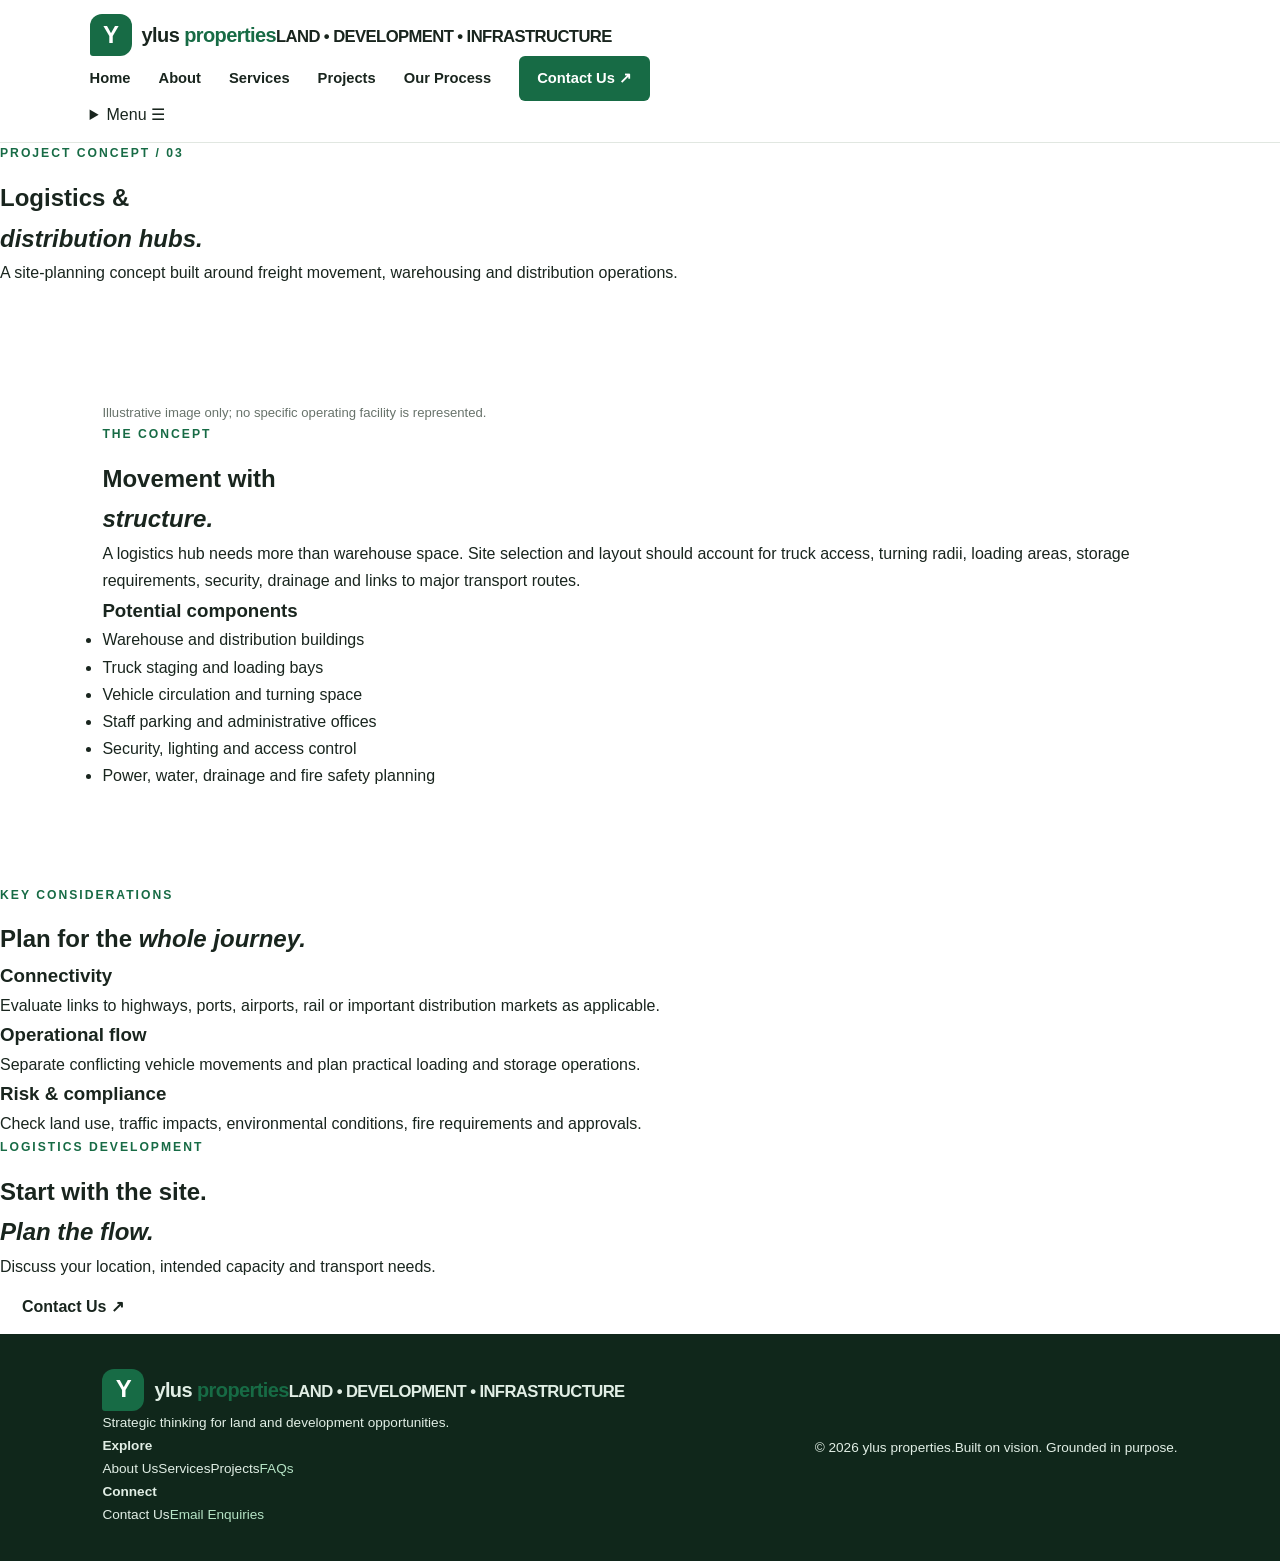
<file: project-logistics.html>
<!DOCTYPE html>
<html lang="en">
<head><meta charset="UTF-8"><meta name="viewport" content="width=device-width, initial-scale=1"><title>Logistics Hubs | ylus properties</title><link rel="stylesheet" href="style.css"></head>
<body>
<header class="site-header"><div class="container nav-wrap"><a class="brand" href="index.html"><span class="brand-mark">Y</span><span class="brand-name">ylus <strong>properties</strong><small>LAND • DEVELOPMENT • INFRASTRUCTURE</small></span></a><nav class="desktop-nav"><a href="index.html">Home</a><a href="about.html">About</a><a href="services.html">Services</a><a class="active" href="projects.html">Projects</a><a href="process.html">Our Process</a><a class="nav-cta" href="contact.html">Contact Us ↗</a></nav><details class="mobile-nav"><summary>Menu ☰</summary><div class="mobile-links"><a href="index.html">Home</a><a href="about.html">About</a><a href="services.html">Services</a><a href="projects.html">Projects</a><a href="process.html">Our Process</a><a href="faq.html">FAQs</a><a href="contact.html">Contact</a></div></details></div></header>
<main>
<section class="page-hero"><div class="container"><p class="eyebrow">PROJECT CONCEPT / 03</p><h1>Logistics &<br><em>distribution hubs.</em></h1><p>A site-planning concept built around freight movement, warehousing and distribution operations.</p></div></section>
<section class="section"><div class="container content-grid"><div><div class="project-detail-image logistics-image"></div><p class="disclaimer">Illustrative image only; no specific operating facility is represented.</p></div><div><p class="eyebrow">THE CONCEPT</p><h2>Movement with<br><em>structure.</em></h2><p class="content-copy">A logistics hub needs more than warehouse space. Site selection and layout should account for truck access, turning radii, loading areas, storage requirements, security, drainage and links to major transport routes.</p><div class="content-card"><h3>Potential components</h3><ul><li>Warehouse and distribution buildings</li><li>Truck staging and loading bays</li><li>Vehicle circulation and turning space</li><li>Staff parking and administrative offices</li><li>Security, lighting and access control</li><li>Power, water, drainage and fire safety planning</li></ul></div></div></div></section>
<section class="section-soft"><div class="container"><p class="eyebrow">KEY CONSIDERATIONS</p><h2>Plan for the <em>whole journey.</em></h2><div class="inner-card-grid"><article class="inner-card"><h3>Connectivity</h3><p>Evaluate links to highways, ports, airports, rail or important distribution markets as applicable.</p></article><article class="inner-card"><h3>Operational flow</h3><p>Separate conflicting vehicle movements and plan practical loading and storage operations.</p></article><article class="inner-card"><h3>Risk & compliance</h3><p>Check land use, traffic impacts, environmental conditions, fire requirements and approvals.</p></article></div></div></section>
<section class="statement-section"><div class="container statement-inner"><p class="eyebrow">LOGISTICS DEVELOPMENT</p><h2>Start with the site.<br><em>Plan the flow.</em></h2><p>Discuss your location, intended capacity and transport needs.</p><a class="button button-light" href="contact.html">Contact Us ↗</a></div></section>
</main>
<footer class="site-footer"><div class="container footer-grid"><div><a class="brand" href="index.html"><span class="brand-mark">Y</span><span class="brand-name">ylus <strong>properties</strong><small>LAND • DEVELOPMENT • INFRASTRUCTURE</small></span></a><p>Strategic thinking for land and development opportunities.</p></div><div><h4>Explore</h4><a href="about.html">About Us</a><a href="services.html">Services</a><a href="projects.html">Projects</a><a href="faq.html">FAQs</a></div><div><h4>Connect</h4><a href="contact.html">Contact Us</a><a href="mailto:hello@ylusproperties.com">Email Enquiries</a></div></div><div class="container footer-bottom"><span>© 2026 ylus properties.</span><span>Built on vision. Grounded in purpose.</span></div></footer>
</body></html>
</file>
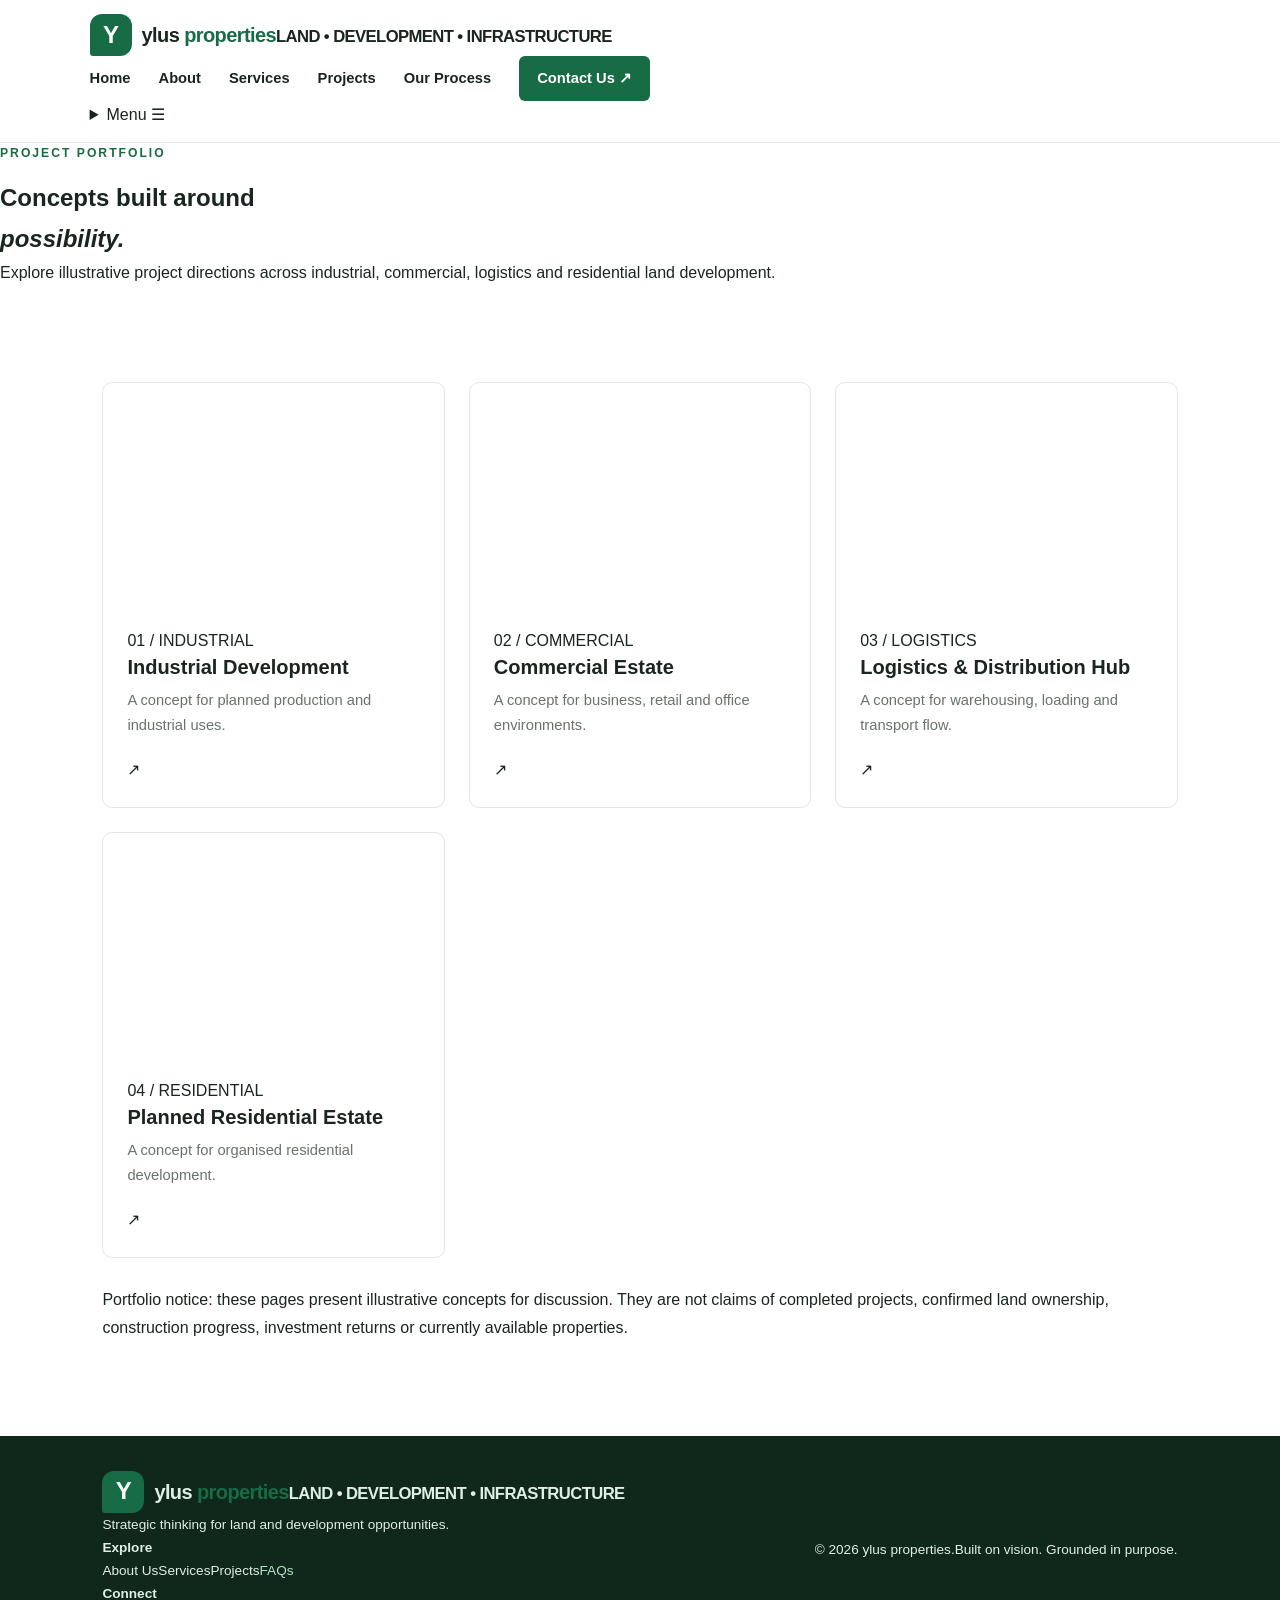
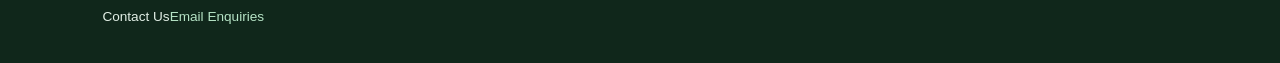
<file: project.html>
<!DOCTYPE html>
<html lang="en">
<head>
  <meta charset="UTF-8">
  <meta name="viewport" content="width=device-width, initial-scale=1">
  <title>Project Concepts | ylus properties</title>
  <link rel="stylesheet" href="style.css">
</head>
<body>
<header class="site-header"><div class="container nav-wrap">
  <a class="brand" href="index.html"><span class="brand-mark">Y</span><span class="brand-name">ylus <strong>properties</strong><small>LAND • DEVELOPMENT • INFRASTRUCTURE</small></span></a>
  <nav class="desktop-nav"><a href="index.html">Home</a><a href="about.html">About</a><a href="services.html">Services</a><a class="active" href="projects.html">Projects</a><a href="process.html">Our Process</a><a class="nav-cta" href="contact.html">Contact Us ↗</a></nav>
  <details class="mobile-nav"><summary>Menu ☰</summary><div class="mobile-links"><a href="index.html">Home</a><a href="about.html">About</a><a href="services.html">Services</a><a href="projects.html">Projects</a><a href="process.html">Our Process</a><a href="faq.html">FAQs</a><a href="contact.html">Contact</a></div></details>
</div></header>

<main>
  <section class="page-hero"><div class="container"><p class="eyebrow">PROJECT PORTFOLIO</p><h1>Concepts built around<br><em>possibility.</em></h1><p>Explore illustrative project directions across industrial, commercial, logistics and residential land development.</p></div></section>

  <section class="section"><div class="container">
    <div class="project-grid">
      <a class="project-card" href="project-industrial.html"><div class="project-image industrial-image"></div><div class="project-info"><span>01 / INDUSTRIAL</span><h3>Industrial Development</h3><p>A concept for planned production and industrial uses.</p><span class="project-arrow">↗</span></div></a>
      <a class="project-card" href="project-commercial.html"><div class="project-image commercial-image"></div><div class="project-info"><span>02 / COMMERCIAL</span><h3>Commercial Estate</h3><p>A concept for business, retail and office environments.</p><span class="project-arrow">↗</span></div></a>
      <a class="project-card" href="project-logistics.html"><div class="project-image logistics-image"></div><div class="project-info"><span>03 / LOGISTICS</span><h3>Logistics & Distribution Hub</h3><p>A concept for warehousing, loading and transport flow.</p><span class="project-arrow">↗</span></div></a>
      <a class="project-card" href="project-estate.html"><div class="project-image estate-image"></div><div class="project-info"><span>04 / RESIDENTIAL</span><h3>Planned Residential Estate</h3><p>A concept for organised residential development.</p><span class="project-arrow">↗</span></div></a>
    </div>
    <div class="note" style="margin-top:28px">Portfolio notice: these pages present illustrative concepts for discussion. They are not claims of completed projects, confirmed land ownership, construction progress, investment returns or currently available properties.</div>
  </div></section>
</main>

<footer class="site-footer"><div class="container footer-grid"><div><a class="brand" href="index.html"><span class="brand-mark">Y</span><span class="brand-name">ylus <strong>properties</strong><small>LAND • DEVELOPMENT • INFRASTRUCTURE</small></span></a><p>Strategic thinking for land and development opportunities.</p></div><div><h4>Explore</h4><a href="about.html">About Us</a><a href="services.html">Services</a><a href="projects.html">Projects</a><a href="faq.html">FAQs</a></div><div><h4>Connect</h4><a href="contact.html">Contact Us</a><a href="mailto:hello@ylusproperties.com">Email Enquiries</a></div></div><div class="container footer-bottom"><span>© 2026 ylus properties.</span><span>Built on vision. Grounded in purpose.</span></div></footer>
</body>
</html>
</file>
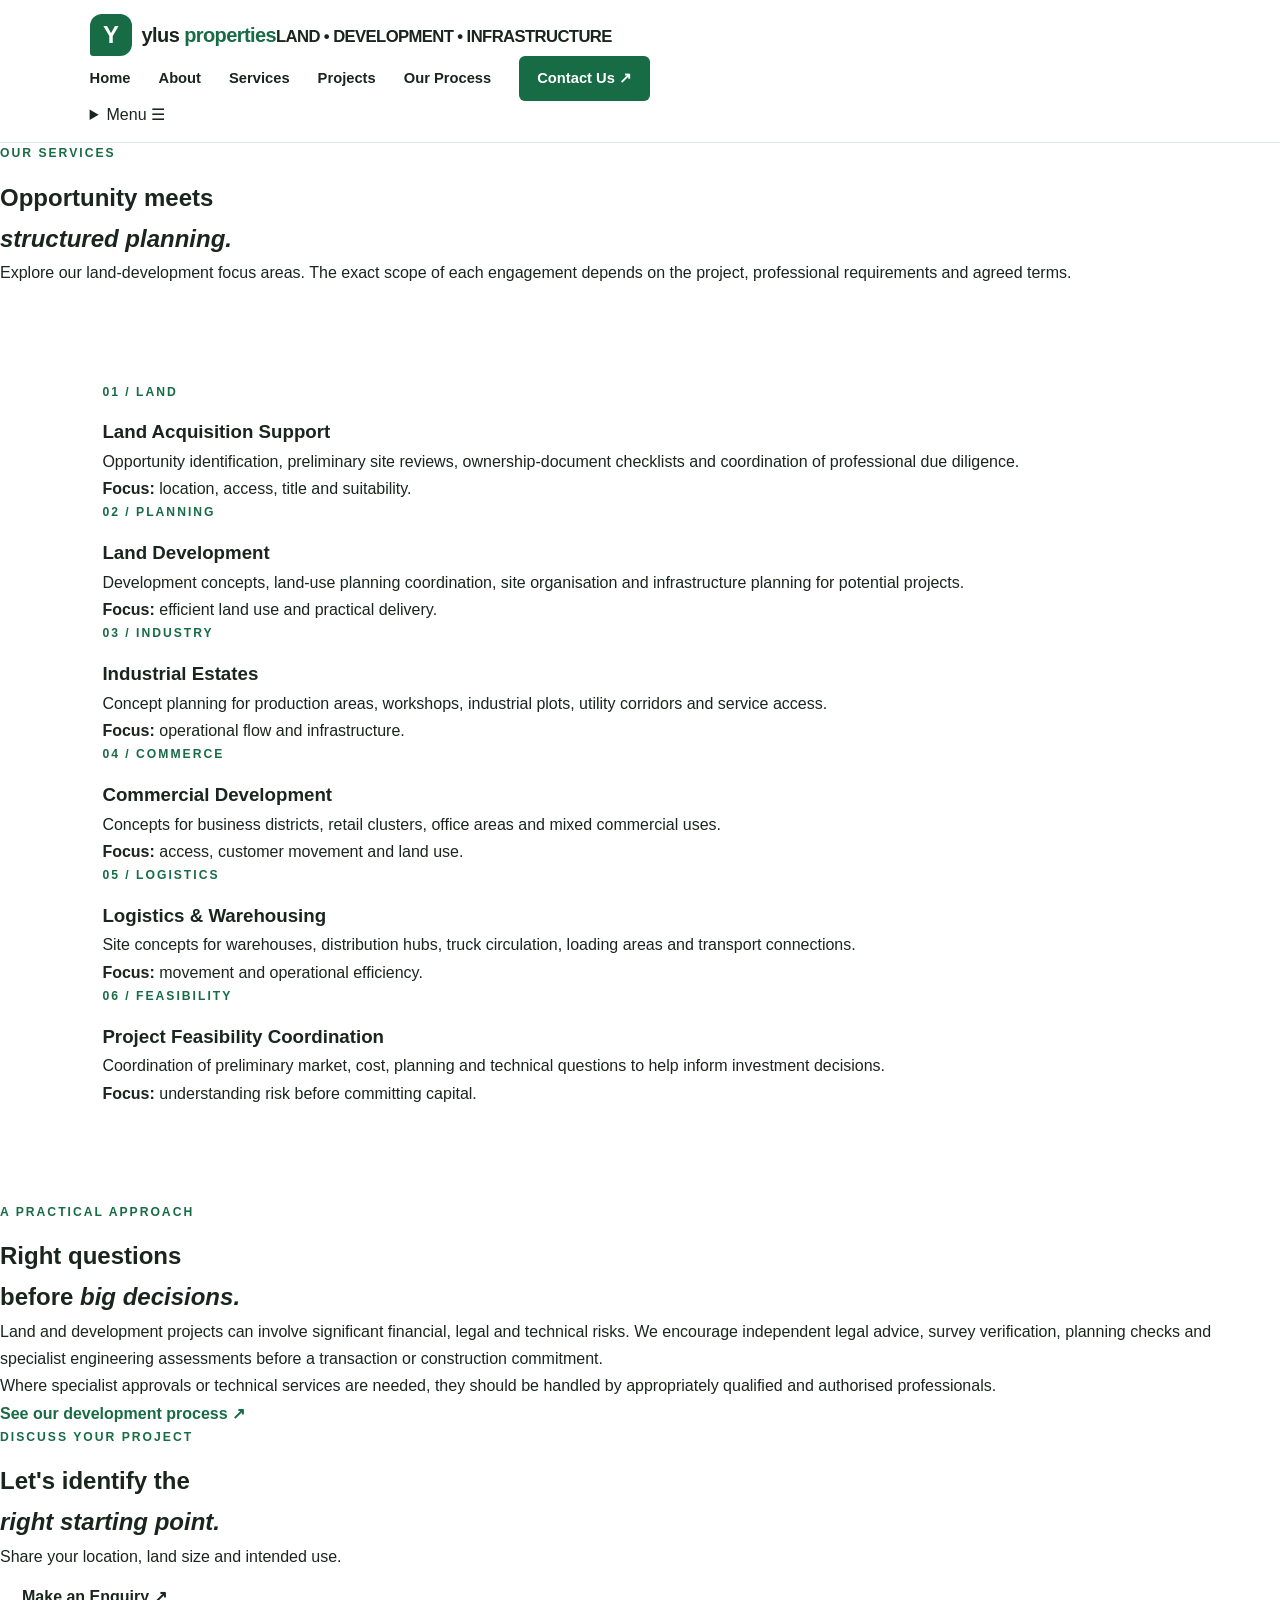
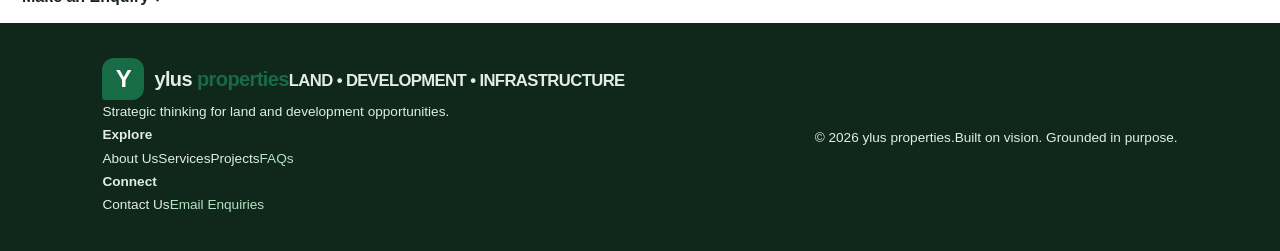
<file: services.html>
<!DOCTYPE html>
<html lang="en">
<head>
  <meta charset="UTF-8">
  <meta name="viewport" content="width=device-width, initial-scale=1">
  <title>Our Services | ylus properties</title>
  <link rel="stylesheet" href="style.css">
</head>
<body>
<header class="site-header"><div class="container nav-wrap">
  <a class="brand" href="index.html"><span class="brand-mark">Y</span><span class="brand-name">ylus <strong>properties</strong><small>LAND • DEVELOPMENT • INFRASTRUCTURE</small></span></a>
  <nav class="desktop-nav"><a href="index.html">Home</a><a href="about.html">About</a><a class="active" href="services.html">Services</a><a href="projects.html">Projects</a><a href="process.html">Our Process</a><a class="nav-cta" href="contact.html">Contact Us ↗</a></nav>
  <details class="mobile-nav"><summary>Menu ☰</summary><div class="mobile-links"><a href="index.html">Home</a><a href="about.html">About</a><a href="services.html">Services</a><a href="projects.html">Projects</a><a href="process.html">Our Process</a><a href="faq.html">FAQs</a><a href="contact.html">Contact</a></div></details>
</div></header>

<main>
  <section class="page-hero"><div class="container"><p class="eyebrow">OUR SERVICES</p><h1>Opportunity meets<br><em>structured planning.</em></h1><p>Explore our land-development focus areas. The exact scope of each engagement depends on the project, professional requirements and agreed terms.</p></div></section>

  <section class="section"><div class="container">
    <div class="inner-card-grid">
      <article class="inner-card" id="land"><p class="eyebrow">01 / LAND</p><h3>Land Acquisition Support</h3><p>Opportunity identification, preliminary site reviews, ownership-document checklists and coordination of professional due diligence.</p><p><strong>Focus:</strong> location, access, title and suitability.</p></article>
      <article class="inner-card" id="development"><p class="eyebrow">02 / PLANNING</p><h3>Land Development</h3><p>Development concepts, land-use planning coordination, site organisation and infrastructure planning for potential projects.</p><p><strong>Focus:</strong> efficient land use and practical delivery.</p></article>
      <article class="inner-card" id="industrial"><p class="eyebrow">03 / INDUSTRY</p><h3>Industrial Estates</h3><p>Concept planning for production areas, workshops, industrial plots, utility corridors and service access.</p><p><strong>Focus:</strong> operational flow and infrastructure.</p></article>
      <article class="inner-card"><p class="eyebrow">04 / COMMERCE</p><h3>Commercial Development</h3><p>Concepts for business districts, retail clusters, office areas and mixed commercial uses.</p><p><strong>Focus:</strong> access, customer movement and land use.</p></article>
      <article class="inner-card"><p class="eyebrow">05 / LOGISTICS</p><h3>Logistics & Warehousing</h3><p>Site concepts for warehouses, distribution hubs, truck circulation, loading areas and transport connections.</p><p><strong>Focus:</strong> movement and operational efficiency.</p></article>
      <article class="inner-card" id="investment"><p class="eyebrow">06 / FEASIBILITY</p><h3>Project Feasibility Coordination</h3><p>Coordination of preliminary market, cost, planning and technical questions to help inform investment decisions.</p><p><strong>Focus:</strong> understanding risk before committing capital.</p></article>
    </div>
  </div></section>

  <section class="section-soft"><div class="container content-grid">
    <div><p class="eyebrow">A PRACTICAL APPROACH</p><h2>Right questions<br>before <em>big decisions.</em></h2></div>
    <div class="content-copy"><p>Land and development projects can involve significant financial, legal and technical risks. We encourage independent legal advice, survey verification, planning checks and specialist engineering assessments before a transaction or construction commitment.</p><p>Where specialist approvals or technical services are needed, they should be handled by appropriately qualified and authorised professionals.</p><a class="text-link" href="process.html">See our development process ↗</a></div>
  </div></section>

  <section class="statement-section"><div class="container statement-inner"><p class="eyebrow">DISCUSS YOUR PROJECT</p><h2>Let's identify the<br><em>right starting point.</em></h2><p>Share your location, land size and intended use.</p><a class="button button-light" href="contact.html">Make an Enquiry ↗</a></div></section>
</main>

<footer class="site-footer"><div class="container footer-grid"><div><a class="brand" href="index.html"><span class="brand-mark">Y</span><span class="brand-name">ylus <strong>properties</strong><small>LAND • DEVELOPMENT • INFRASTRUCTURE</small></span></a><p>Strategic thinking for land and development opportunities.</p></div><div><h4>Explore</h4><a href="about.html">About Us</a><a href="services.html">Services</a><a href="projects.html">Projects</a><a href="faq.html">FAQs</a></div><div><h4>Connect</h4><a href="contact.html">Contact Us</a><a href="mailto:hello@ylusproperties.com">Email Enquiries</a></div></div><div class="container footer-bottom"><span>© 2026 ylus properties.</span><span>Built on vision. Grounded in purpose.</span></div></footer>
</body>
</html>
</file>
<file: style.css>
:root {
    --green: #176b45;
    --green-dark: #104b32;
    --green-light: #eaf4ed;
    --white: #ffffff;
    --cream: #f7f8f5;
    --ink: #19251e;
    --muted: #68736b;
    --border: #e1e7e1;
    --shadow: 0 14px 40px rgba(15, 50, 30, 0.08);
}

* {
    box-sizing: border-box;
    margin: 0;
    padding: 0;
}

html {
    scroll-behavior: smooth;
    scroll-padding-top: 85px;
}

body {
    font-family: Arial, Helvetica, sans-serif;
    color: var(--ink);
    background: var(--white);
    line-height: 1.7;
}

a {
    color: inherit;
    text-decoration: none;
}

button,
input,
select,
textarea {
    font: inherit;
}

button,
select {
    cursor: pointer;
}

.site-header {
    min-height: 78px;
    padding: 14px 7%;
    display: flex;
    align-items: center;
    justify-content: space-between;
    gap: 24px;
    background: var(--white);
    position: sticky;
    top: 0;
    z-index: 100;
    border-bottom: 1px solid var(--border);
}

.brand {
    display: inline-flex;
    align-items: center;
    gap: 10px;
    font-size: 1.25rem;
    font-weight: 600;
    letter-spacing: -0.6px;
}

.brand strong {
    color: var(--green);
}

.brand-mark {
    display: grid;
    place-items: center;
    width: 42px;
    height: 42px;
    border-radius: 12px 12px 12px 3px;
    background: var(--green);
    color: white;
    font-size: 1.5rem;
    font-weight: 800;
}

.site-header nav {
    display: flex;
    align-items: center;
    gap: 28px;
}

.site-header nav a {
    font-size: 0.92rem;
    font-weight: 600;
    transition: color 0.2s;
}

.site-header nav a:hover,
.text-link:hover {
    color: var(--green);
}

.site-header nav .nav-cta {
    background: var(--green);
    color: white;
    padding: 10px 18px;
    border-radius: 6px;
}

.site-header nav .nav-cta:hover {
    background: var(--green-dark);
    color: white;
}

.menu-toggle {
    display: none;
    border: 0;
    background: transparent;
    font-size: 1.7rem;
}

.hero {
    min-height: 610px;
    display: flex;
    align-items: center;
    padding: 90px 8%;
    color: white;
    background:
        linear-gradient(90deg, rgba(7, 33, 21, 0.91), rgba(10, 49, 30, 0.69)),
        url("https://images.unsplash.com/photo-1600607687939-ce8a6c25118c?auto=format&fit=crop&w=2000&q=85") center / cover no-repeat;
}

.hero-content {
    max-width: 760px;
}

.eyebrow {
    color: var(--green);
    font-size: 0.76rem;
    font-weight: 800;
    letter-spacing: 2px;
    margin-bottom: 14px;
}

.hero .eyebrow {
    color: #b5e3c5;
}

.hero h1 {
    font-size: clamp(2.7rem, 6vw, 5rem);
    line-height: 1.08;
    letter-spacing: -2px;
    margin-bottom: 24px;
}

.hero h1 span,
.section-heading h2 span {
    color: #62a77d;
}

.hero-text {
    max-width: 650px;
    color: #edf4ee;
    font-size: 1.08rem;
    margin-bottom: 30px;
}

.hero-actions {
    display: flex;
    flex-wrap: wrap;
    gap: 14px;
}

.button {
    display: inline-flex;
    justify-content: center;
    align-items: center;
    border: 0;
    border-radius: 6px;
    padding: 13px 22px;
    font-weight: 700;
    transition: transform 0.2s, background 0.2s;
}

.button:hover {
    transform: translateY(-2px);
}

.button-primary {
    background: var(--green);
    color: white;
}

.button-primary:hover {
    background: var(--green-dark);
}

.button-outline {
    border: 1px solid rgba(255, 255, 255, 0.7);
    color: white;
}

.button-outline:hover {
    background: white;
    color: var(--green-dark);
}

.hero-note {
    margin-top: 28px;
    color: #d3e4d7;
    font-size: 0.88rem;
}

.trust-strip {
    display: grid;
    grid-template-columns: repeat(4, 1fr);
    gap: 24px;
    padding: 30px 8%;
    background: var(--green-dark);
    color: white;
}

.trust-strip div {
    display: flex;
    flex-direction: column;
}

.trust-strip strong {
    font-size: 1.1rem;
}

.trust-strip span {
    color: #d2e5d8;
    font-size: 0.85rem;
}

.section {
    padding: 95px 8%;
}

.section-heading {
    max-width: 760px;
    margin-bottom: 42px;
}

.section-heading h2,
.contact h2 {
    font-size: clamp(2rem, 4vw, 3.2rem);
    line-height: 1.2;
    letter-spacing: -1.2px;
    margin-bottom: 16px;
}

.section-heading>p:last-child {
    color: var(--muted);
}

.centered {
    text-align: center;
    margin-left: auto;
    margin-right: auto;
}

.about-grid {
    display: grid;
    grid-template-columns: 1.1fr 0.9fr;
    gap: 60px;
    align-items: center;
}

.about-grid>div:first-child p {
    margin-bottom: 18px;
    color: var(--muted);
}

.text-link {
    display: inline-block;
    color: var(--green);
    font-weight: 700;
    border: 0;
    background: transparent;
    text-align: left;
}

.about-panel {
    padding: 42px;
    background: var(--green-light);
    border-radius: 12px;
    border-left: 5px solid var(--green);
}

.panel-symbol {
    display: grid;
    place-items: center;
    width: 60px;
    height: 60px;
    border-radius: 12px;
    background: var(--green);
    color: white;
    font-size: 2rem;
    font-weight: 800;
    margin-bottom: 24px;
}

.about-panel h3 {
    font-size: 1.7rem;
    line-height: 1.3;
    margin-bottom: 12px;
}

.about-panel p {
    color: var(--muted);
}

.expertise {
    background: var(--cream);
}

.service-grid {
    display: grid;
    grid-template-columns: repeat(3, 1fr);
    gap: 22px;
}

.service-card {
    padding: 30px;
    background: white;
    border: 1px solid var(--border);
    border-radius: 10px;
    transition: transform 0.2s, box-shadow 0.2s;
}

.service-card:hover {
    transform: translateY(-5px);
    box-shadow: var(--shadow);
}

.service-icon {
    display: grid;
    place-items: center;
    width: 52px;
    height: 52px;
    border-radius: 12px;
    background: var(--green-light);
    color: var(--green);
    font-size: 1.8rem;
    margin-bottom: 20px;
}

.service-card h3 {
    font-size: 1.15rem;
    margin-bottom: 10px;
}

.service-card p {
    color: var(--muted);
    font-size: 0.94rem;
}

.filters {
    display: flex;
    gap: 14px;
    margin-bottom: 30px;
}

.filters input,
.filters select {
    min-height: 48px;
    border: 1px solid var(--border);
    border-radius: 6px;
    padding: 10px 14px;
    background: white;
}

.filters input {
    flex: 1;
    min-width: 0;
}

.project-grid {
    display: grid;
    grid-template-columns: repeat(3, 1fr);
    gap: 24px;
}

.project-card {
    border: 1px solid var(--border);
    border-radius: 10px;
    overflow: hidden;
    background: white;
    transition: transform 0.2s, box-shadow 0.2s;
}

.project-card:hover {
    transform: translateY(-4px);
    box-shadow: var(--shadow);
}

.project-image {
    height: 220px;
    display: flex;
    align-items: flex-start;
    padding: 15px;
    background-size: cover;
    background-position: center;
}

.project-image span {
    padding: 5px 9px;
    border-radius: 4px;
    background: white;
    color: var(--green-dark);
    font-size: 0.72rem;
    font-weight: 700;
}

.image-one {
    background-image: url("https://images.unsplash.com/photo-1516937941344-00b4e0337589?auto=format&fit=crop&w=900&q=80");
}

.image-two {
    background-image: url("https://images.unsplash.com/photo-1486406146926-c627a92ad1ab?auto=format&fit=crop&w=900&q=80");
}

.image-three {
    background-image: url("https://images.unsplash.com/photo-1586528116311-ad8dd3c8310d?auto=format&fit=crop&w=900&q=80");
}

.project-info {
    padding: 24px;
}

.project-type {
    font-size: 0.72rem;
    letter-spacing: 1.3px;
    color: var(--green);
    font-weight: 800;
    margin-bottom: 8px;
}

.project-info h3 {
    font-size: 1.25rem;
    line-height: 1.35;
    margin-bottom: 7px;
}

.project-location {
    color: var(--green);
    font-size: 0.9rem;
    font-weight: 600;
    margin-bottom: 12px;
}

.project-info>p:not(.project-type):not(.project-location) {
    color: var(--muted);
    font-size: 0.92rem;
    margin-bottom: 18px;
}

.disclaimer,
.form-note {
    color: var(--muted);
    font-size: 0.82rem;
    margin-top: 20px;
}

.process-section {
    padding: 90px 8%;
    background: var(--green-dark);
    color: white;
}

.process-section .eyebrow {
    color: #b5e3c5;
}

.process-section .section-heading h2 span {
    color: #80c79a;
}

.process-grid {
    display: grid;
    grid-template-columns: repeat(4, 1fr);
    gap: 25px;
}

.process-grid>div {
    padding-top: 22px;
    border-top: 1px solid rgba(255, 255, 255, 0.3);
}

.process-grid span {
    color: #80c79a;
    font-weight: 800;
    font-size: 1.1rem;
}

.process-grid h3 {
    margin: 10px 0;
}

.process-grid p {
    color: #d6e4da;
    font-size: 0.92rem;
}

.contact {
    display: grid;
    grid-template-columns: 0.9fr 1.1fr;
    gap: 70px;
    background: var(--cream);
}

.contact-copy>p:not(.eyebrow) {
    color: var(--muted);
    margin-bottom: 16px;
}

.contact-form {
    display: flex;
    flex-direction: column;
    gap: 9px;
    padding: 32px;
    background: white;
    border: 1px solid var(--border);
    border-radius: 10px;
    box-shadow: var(--shadow);
}

.contact-form label {
    font-size: 0.9rem;
    font-weight: 700;
    margin-top: 6px;
}

.contact-form input,
.contact-form select,
.contact-form textarea {
    width: 100%;
    padding: 12px 13px;
    border: 1px solid #d8e0d9;
    border-radius: 5px;
    background: white;
    color: var(--ink);
}

.contact-form input:focus,
.contact-form select:focus,
.contact-form textarea:focus {
    outline: 2px solid #a4d2b3;
    border-color: var(--green);
}

.contact-form textarea {
    resize: vertical;
}

.site-footer {
    padding: 35px 8%;
    display: flex;
    align-items: center;
    justify-content: space-between;
    gap: 20px;
    flex-wrap: wrap;
    background: #10271b;
    color: #e1eee5;
    font-size: 0.85rem;
}

.footer-brand {
    color: white;
}

.site-footer a:last-child {
    color: #b5e3c5;
}

@media (max-width: 900px) {
    .site-header {
        padding: 14px 5%;
    }

    .site-header nav {
        gap: 15px;
    }

    .section,
    .process-section {
        padding: 70px 5%;
    }

    .service-grid,
    .project-grid {
        grid-template-columns: repeat(2, 1fr);
    }

    .contact {
        gap: 35px;
    }

    .process-grid {
        grid-template-columns: repeat(2, 1fr);
    }
}

@media (max-width: 650px) {
    .site-header {
        flex-wrap: wrap;
    }

    .menu-toggle {
        display: block;
    }

    .site-header nav {
        display: none;
        width: 100%;
        align-items: stretch;
        flex-direction: column;
        gap: 0;
    }

    .site-header nav.open {
        display: flex;
    }

    .site-header nav a {
        padding: 12px 0;
    }

    .site-header nav .nav-cta {
        text-align: center;
    }

    .hero {
        min-height: 560px;
        padding: 70px 6%;
    }

    .hero h1 {
        letter-spacing: -1px;
    }

    .trust-strip {
        grid-template-columns: repeat(2, 1fr);
        padding: 25px 6%;
        gap: 22px;
    }

    .section,
    .process-section {
        padding: 60px 6%;
    }

    .about-grid,
    .contact {
        grid-template-columns: 1fr;
    }

    .about-grid {
        gap: 30px;
    }

    .service-grid,
    .project-grid,
    .process-grid {
        grid-template-columns: 1fr;
    }

    .filters {
        flex-direction: column;
    }

    .contact-form {
        padding: 22px;
    }

    .site-footer {
        flex-direction: column;
        align-items: flex-start;
        padding: 30px 6%;
    }
    /* Ylus Properties — Land Development Gallery */

.development-gallery {
  display: grid;
  grid-template-columns: repeat(3, minmax(0, 1fr));
  gap: 24px;
  margin: 36px 0;
}

.development-photo {
  margin: 0;
  overflow: hidden;
  background: #ffffff;
  border: 1px solid #e4ebe5;
  border-radius: 8px;
}

.development-photo img {
  display: block;
  width: 100%;
  height: 280px;
  object-fit: cover;
}

.development-photo figcaption {
  display: flex;
  flex-direction: column;
  gap: 8px;
  padding: 20px;
}

.development-photo figcaption strong {
  color: #173e2a;
  font-size: 17px;
}

.development-photo figcaption span {
  color: #68736b;
  font-size: 13px;
  line-height: 1.6;
}

@media (max-width: 760px) {
  .development-gallery {
    grid-template-columns: 1fr;
    gap: 18px;
  }

  .development-photo img {
    height: 250px;
  }
}
</file>
<file: admin.css>
:root {
    --green: #176b45;
    --dark: #123c29;
    --light: #edf5ef;
    --background: #f5f7f5;
    --text: #202a23;
    --muted: #6b756e;
    --border: #dfe6df;
}

* {
    box-sizing: border-box;
}

html {
    scroll-behavior: smooth;
    scroll-padding-top: 25px;
}

body {
    margin: 0;
    font-family: Arial, Helvetica, sans-serif;
    background: var(--background);
    color: var(--text);
    line-height: 1.6;
}

a {
    color: inherit;
    text-decoration: none;
}

.sidebar {
    position: fixed;
    inset: 0 auto 0 0;
    width: 250px;
    padding: 28px 18px;
    background: var(--dark);
    color: white;
    display: flex;
    flex-direction: column;
    gap: 8px;
}

.admin-brand {
    font-size: 1.35rem;
    font-weight: 800;
    margin-bottom: 22px;
}

.admin-brand span {
    color: #a8d9b7;
}

.sidebar-label {
    color: #a9cbb4;
    font-size: 0.7rem;
    letter-spacing: 1.5px;
    margin: 0 0 10px;
}

.sidebar>a:not(.admin-brand) {
    padding: 11px 12px;
    border-radius: 6px;
    font-size: 0.93rem;
}

.sidebar>a:hover,
.sidebar>a.active {
    background: rgba(255, 255, 255, 0.13);
}

.admin-main {
    margin-left: 250px;
    padding: 32px;
    max-width: 1500px;
}

.admin-header {
    display: flex;
    align-items: center;
    justify-content: space-between;
    gap: 20px;
    margin-bottom: 25px;
}

.eyebrow {
    color: var(--green);
    font-size: 0.75rem;
    font-weight: 800;
    letter-spacing: 1.5px;
    margin: 0 0 5px;
}

h1,
h2,
h3,
p {
    margin-top: 0;
}

h1 {
    font-size: clamp(1.7rem, 3vw, 2.5rem);
    line-height: 1.2;
    margin-bottom: 0;
}

h2 {
    font-size: 1.35rem;
    margin-bottom: 18px;
}

.demo-label {
    background: var(--light);
    color: var(--green);
    border: 1px solid #cfe2d4;
    border-radius: 30px;
    padding: 7px 12px;
    font-size: 0.75rem;
    font-weight: 800;
}

.warning {
    padding: 15px 18px;
    border-left: 4px solid #b57a19;
    background: #fff6e5;
    color: #6f4b12;
    border-radius: 4px;
    margin-bottom: 30px;
    font-size: 0.9rem;
}

.stats-grid {
    display: grid;
    grid-template-columns: repeat(3, 1fr);
    gap: 18px;
    margin-bottom: 38px;
}

.stat-card {
    background: white;
    border: 1px solid var(--border);
    border-radius: 10px;
    padding: 22px;
    box-shadow: 0 5px 18px rgba(0, 0, 0, 0.025);
}

.stat-card p {
    color: var(--muted);
    margin-bottom: 8px;
    font-size: 0.9rem;
}

.stat-card h3 {
    font-size: 1.8rem;
    margin-bottom: 0;
    color: var(--green);
    overflow-wrap: anywhere;
}

.admin-section {
    background: white;
    border: 1px solid var(--border);
    border-radius: 10px;
    padding: 25px;
    margin-bottom: 28px;
    scroll-margin-top: 25px;
}

.admin-form {
    display: grid;
    grid-template-columns: 1fr;
    gap: 9px;
    max-width: 650px;
    margin-bottom: 25px;
}

.admin-form label {
    font-size: 0.88rem;
    font-weight: 700;
    margin-top: 5px;
}

.admin-form input,
.admin-form select {
    width: 100%;
    min-height: 43px;
    padding: 10px 12px;
    border: 1px solid var(--border);
    border-radius: 5px;
    background: white;
    font: inherit;
}

.admin-form input:focus,
.admin-form select:focus {
    outline: 2px solid #a8d9b7;
    border-color: var(--green);
}

.admin-form button {
    margin-top: 10px;
    width: fit-content;
    border: 0;
    border-radius: 5px;
    background: var(--green);
    color: white;
    font-weight: 700;
    padding: 11px 18px;
}

.admin-form button:hover {
    background: var(--dark);
}

.table-wrap {
    overflow-x: auto;
}

table {
    width: 100%;
    border-collapse: collapse;
    font-size: 0.9rem;
}

th,
td {
    text-align: left;
    padding: 12px 10px;
    border-bottom: 1px solid var(--border);
    vertical-align: top;
}

th {
    background: var(--light);
    color: var(--dark);
}

.muted {
    color: var(--muted);
    font-size: 0.9rem;
}

.result-panel {
    background: var(--light);
    border: 1px solid #d4e6d9;
    border-radius: 8px;
    padding: 18px;
    max-width: 650px;
    min-height: 55px;
    overflow-wrap: anywhere;
}

.result-panel p:last-child {
    margin-bottom: 0;
}

.admin-footer {
    padding: 15px 0 30px;
    color: var(--green);
    font-weight: 700;
}

@media (max-width: 850px) {
    .sidebar {
        position: static;
        width: 100%;
        min-height: auto;
    }

    .sidebar>a:not(.admin-brand) {
        padding: 9px 12px;
    }

    .admin-main {
        margin-left: 0;
        padding: 22px;
    }

    .stats-grid {
        grid-template-columns: 1fr;
    }
}

@media (max-width: 480px) {
    .admin-main {
        padding: 15px;
    }

    .admin-section {
        padding: 17px;
    }

    .admin-header {
        align-items: flex-start;
        flex-direction: column;
    }
}
</file>
